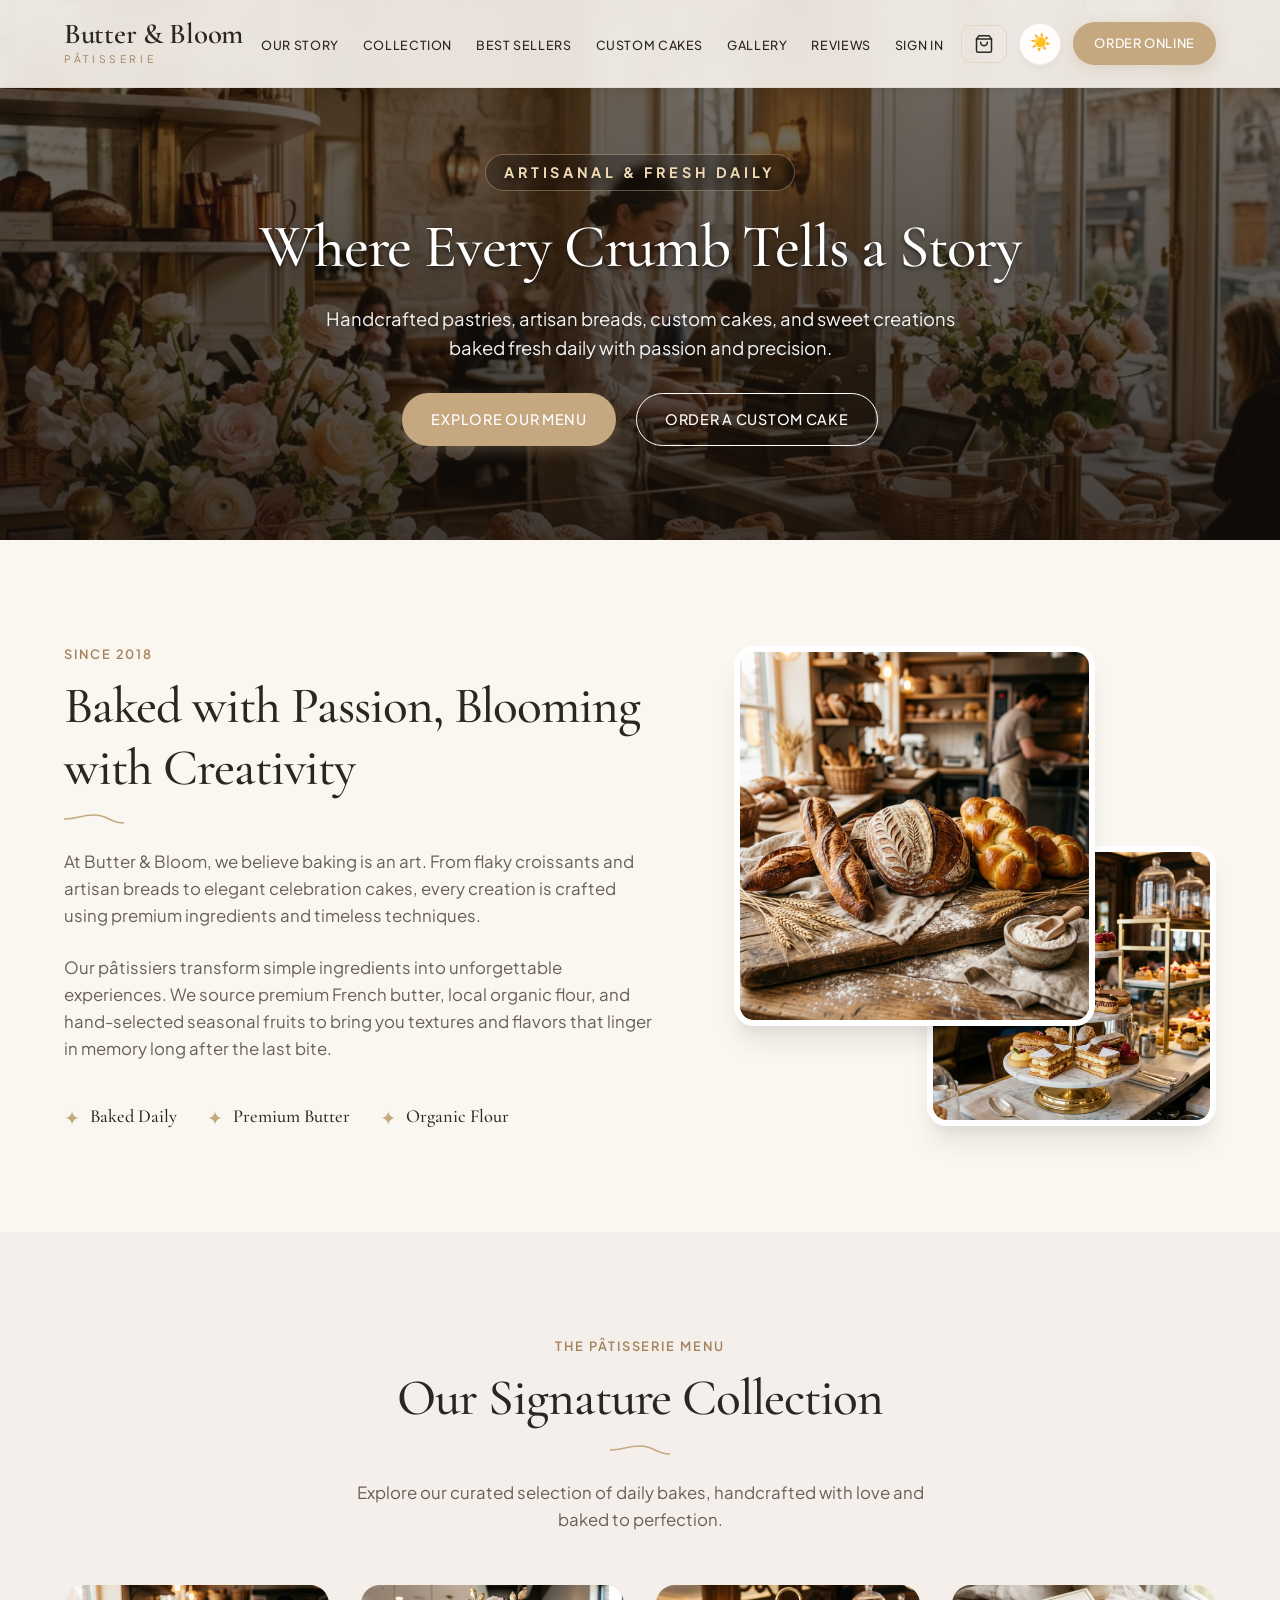
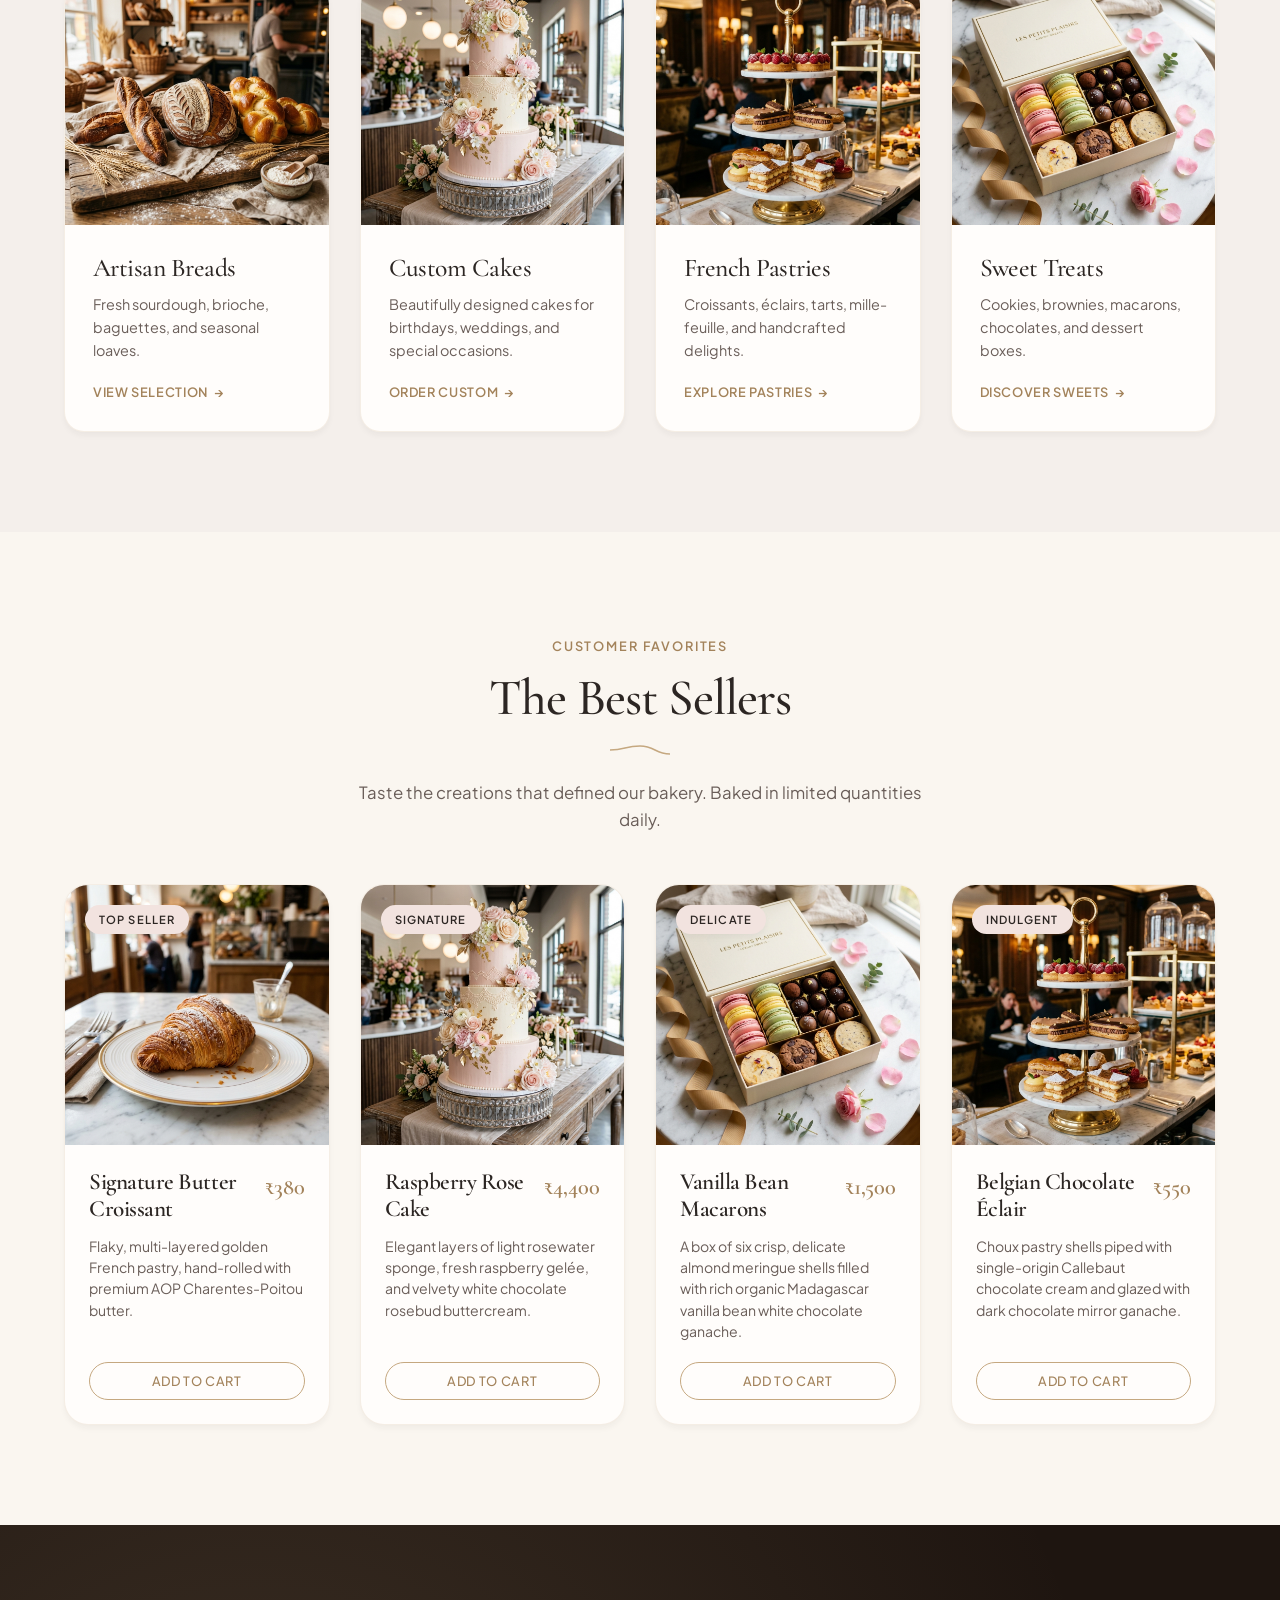
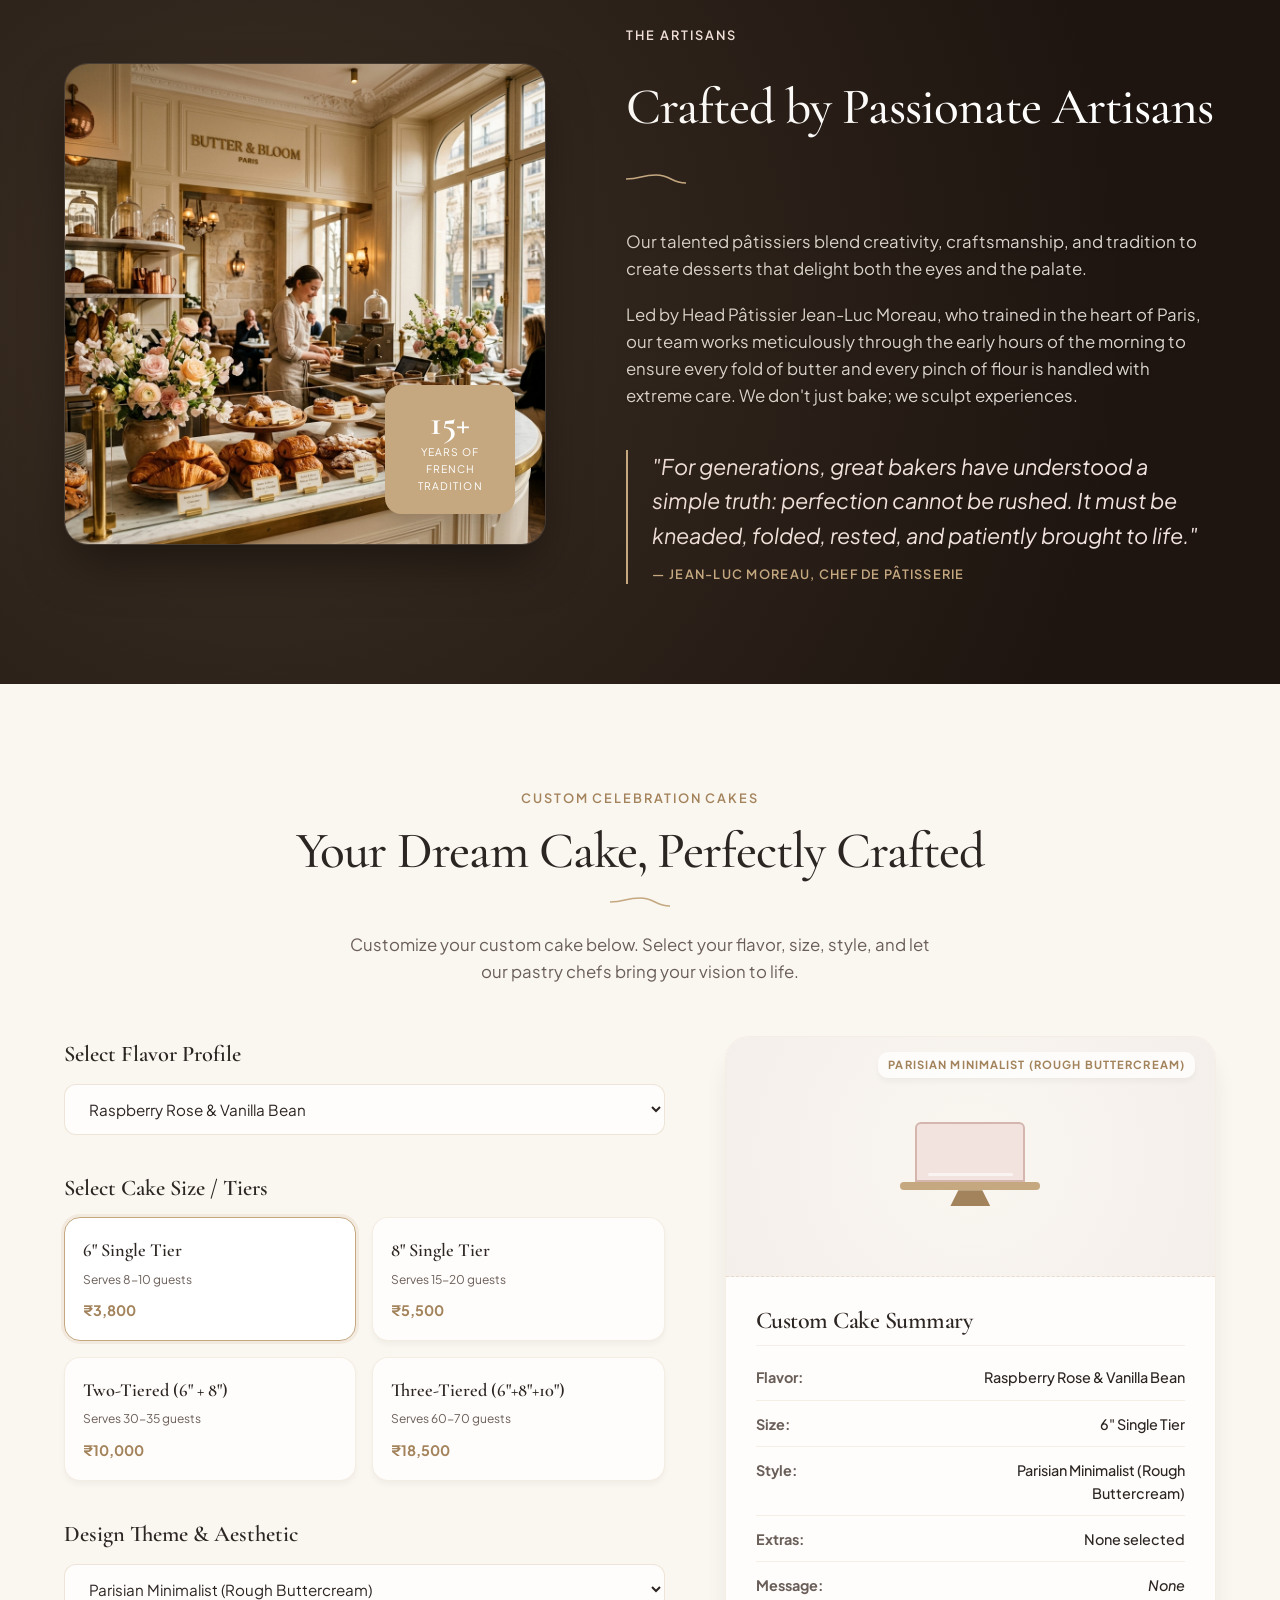
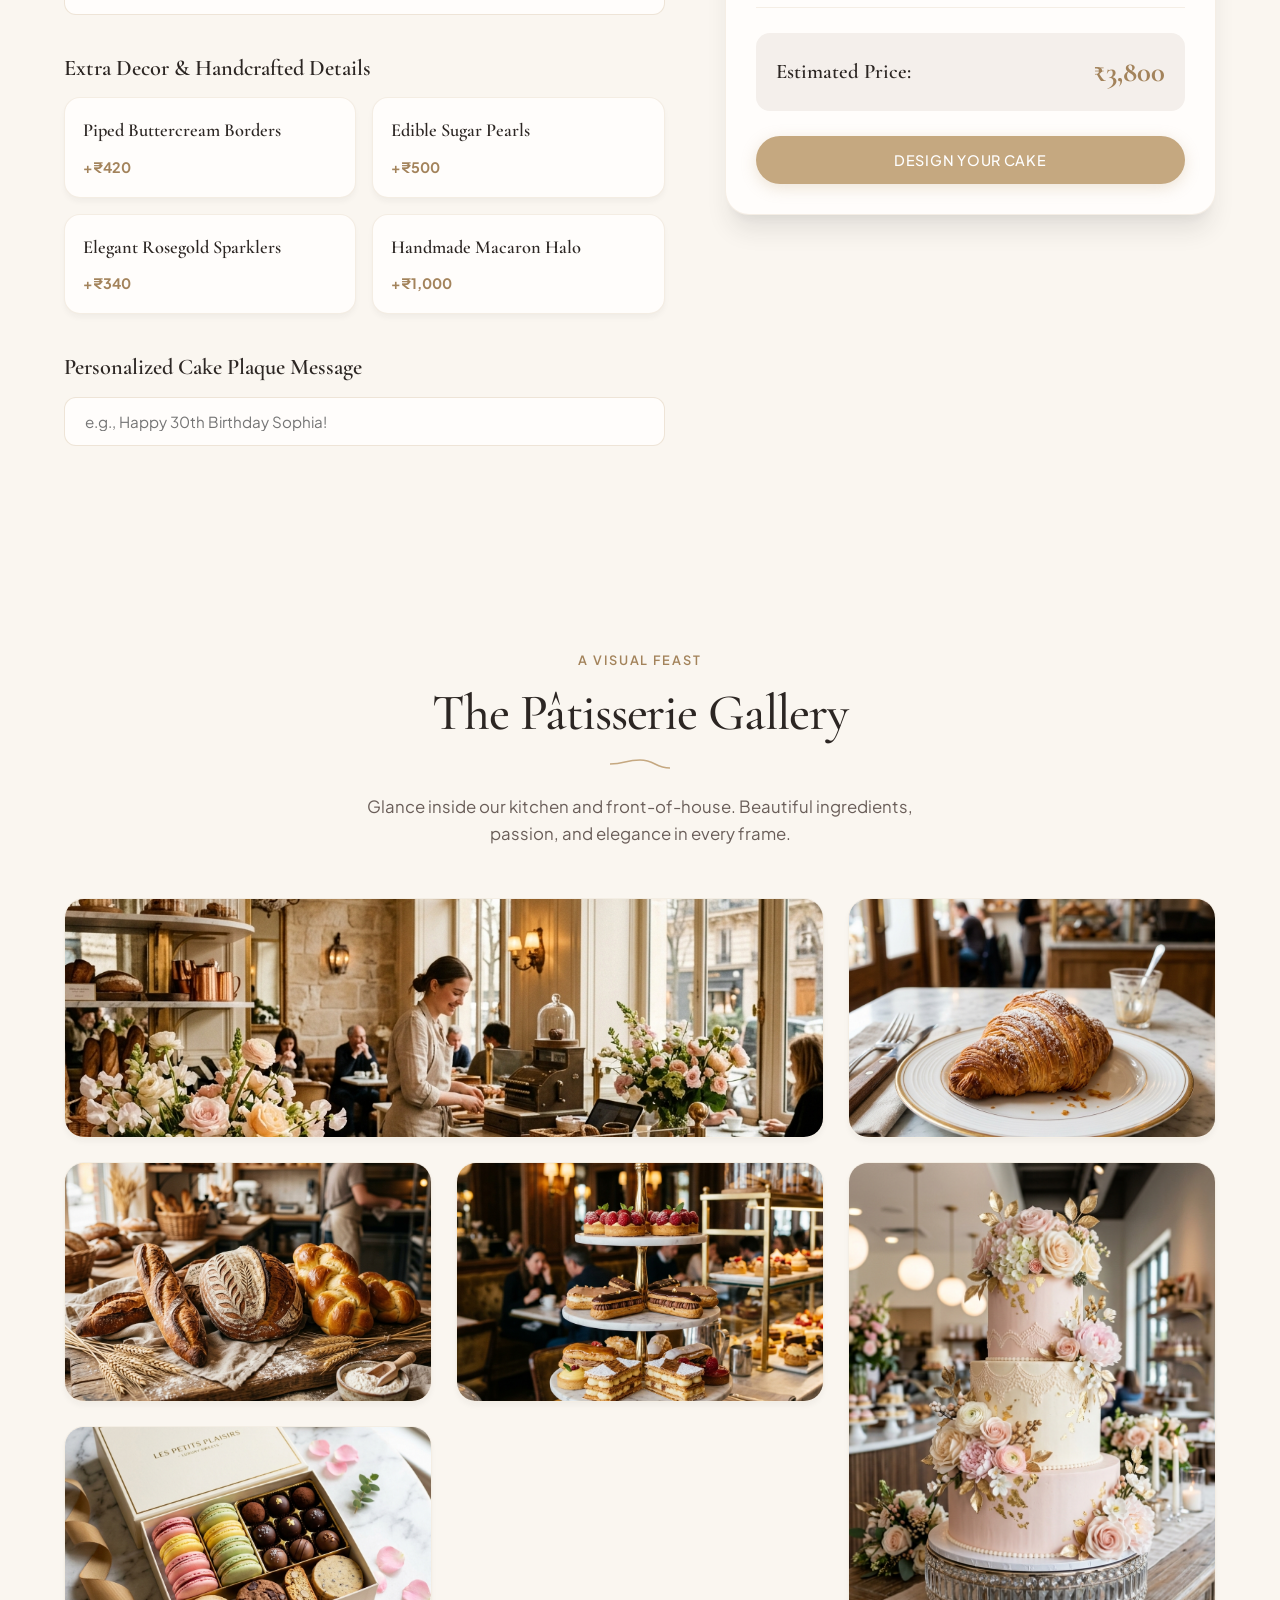
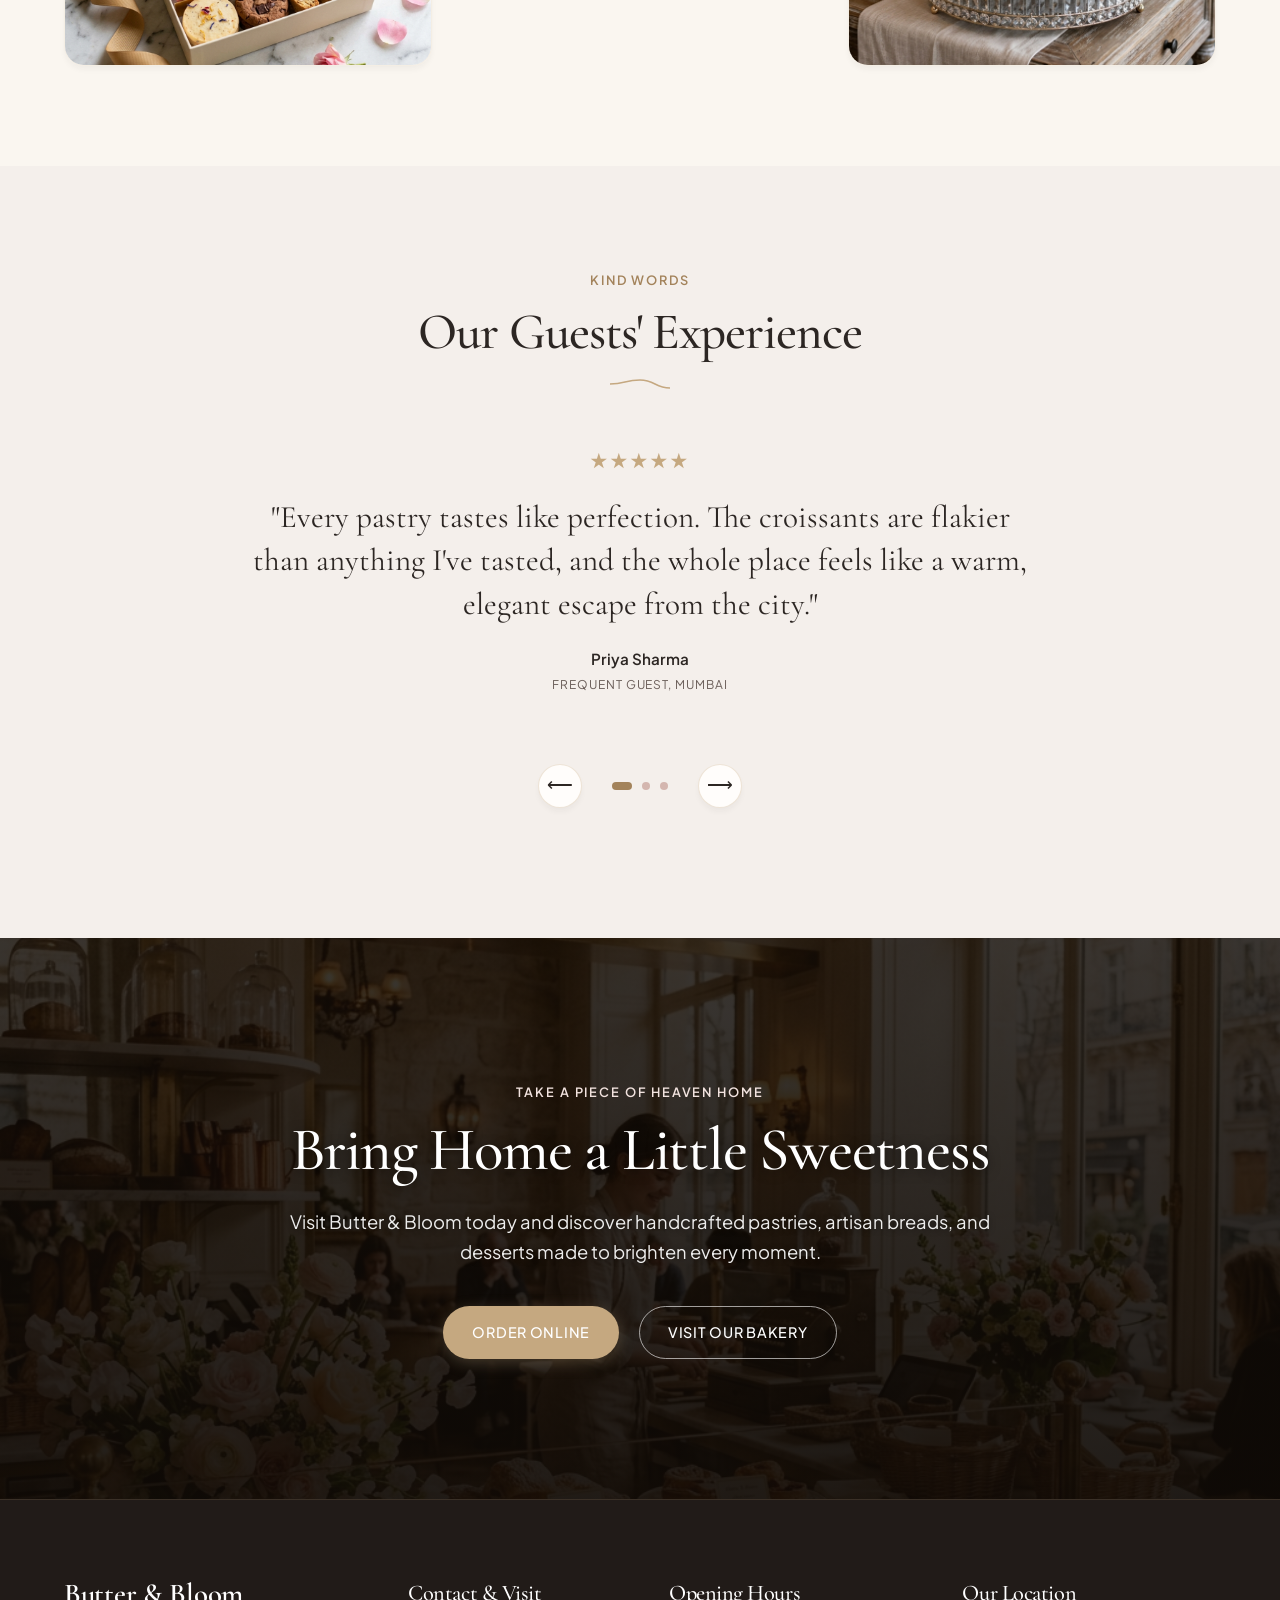
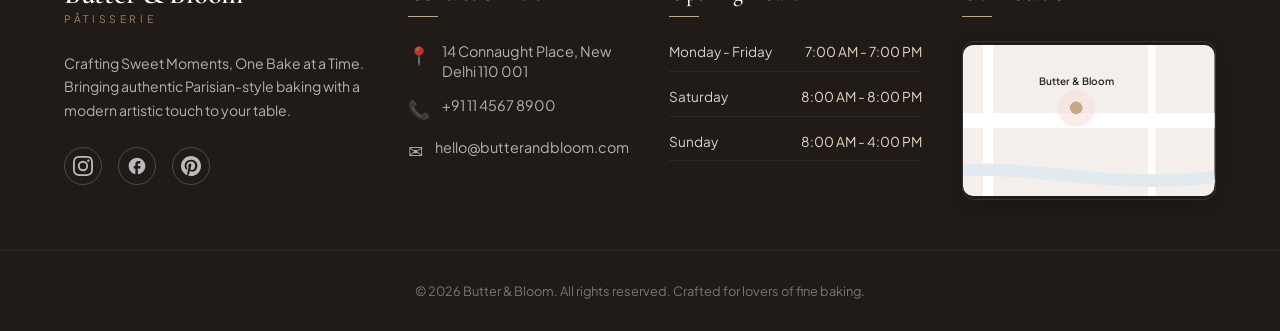
<file: index.html>
<!DOCTYPE html>
<html lang="en">
<head>
    <meta charset="UTF-8">
    <meta name="viewport" content="width=device-width, initial-scale=1.0">
    <meta name="description" content="Indulge in handcrafted pastries, artisan breads, custom celebration cakes, and sweet treats baked fresh daily at Butter & Bloom. A luxury Parisian pâtisserie experience.">
    <title>Butter & Bloom | Premium Bakery & Pâtisserie</title>
    <!-- Google Fonts: Cormorant Garamond (headings) & Plus Jakarta Sans (body) -->
    <link rel="preconnect" href="https://fonts.googleapis.com">
    <link rel="preconnect" href="https://fonts.gstatic.com" crossorigin>
    <link href="https://fonts.googleapis.com/css2?family=Cormorant+Garamond:ital,wght@0,300;0,400;0,500;0,600;0,700;1,400&family=Plus+Jakarta+Sans:wght@300;400;500;600;700&display=swap" rel="stylesheet">
    <link rel="stylesheet" href="styles.css">
</head>
<body>

    <!-- Header Navigation -->
    <header class="header" id="site-header">
        <div class="header-container">
            <a href="index.html" class="logo" id="logo-brand">
                <span class="logo-text">Butter & Bloom</span>
                <span class="logo-sub">Pâtisserie</span>
            </a>

            <!-- Mobile Navigation Trigger -->
            <button class="mobile-toggle" id="mobile-menu-toggle" aria-label="Toggle Menu">
                <span class="bar"></span>
                <span class="bar"></span>
                <span class="bar"></span>
            </button>

            <!-- Nav Links -->
            <nav class="nav-menu" id="navigation-bar">
                <ul class="nav-list">
                    <li><a href="about.html" class="nav-link">Our Story</a></li>
                    <li><a href="collection.html" class="nav-link">Collection</a></li>
                    <li><a href="best-sellers.html" class="nav-link">Best Sellers</a></li>
                    <li><a href="custom-orders.html" class="nav-link">Custom Cakes</a></li>
                    <li><a href="gallery.html" class="nav-link">Gallery</a></li>
                    <li><a href="reviews.html" class="nav-link">Reviews</a></li>
                    <li><a href="login.html" class="nav-link">Sign In</a></li>
                </ul>
            </nav>

            <div class="header-actions">
                <button class="theme-toggle" id="theme-toggle-btn" aria-label="Toggle dark mode" title="Toggle dark/light mode">
                    <span class="theme-icon sun-icon">☀️</span>
                    <span class="theme-icon moon-icon">🌙</span>
                </button>
                <a href="custom-orders.html" class="btn btn-primary btn-sm" id="nav-order-btn">Order Online</a>
            </div>
        </div>
    </header>

    <main>
        <!-- Hero Section -->
        <section class="hero-section" id="hero">
            <div class="hero-bg-overlay"></div>
            <div class="hero-container">
                <div class="hero-content">
                    <span class="hero-tagline animate-on-load">Artisanal & Fresh Daily</span>
                    <h1 class="hero-title animate-on-load">Where Every Crumb Tells a Story</h1>
                    <p class="hero-subtitle animate-on-load">
                        Handcrafted pastries, artisan breads, custom cakes, and sweet creations baked fresh daily with passion and precision.
                    </p>
                    <div class="hero-actions animate-on-load">
                        <a href="collection.html" class="btn btn-primary" id="hero-explore-btn">Explore Our Menu</a>
                        <a href="custom-orders.html" class="btn btn-outline" id="hero-custom-btn">Order a Custom Cake</a>
                    </div>
                </div>
            </div>
            <div class="scroll-indicator">
                <span class="mouse-icon">
                    <span class="scroll-wheel"></span>
                </span>
                <span class="scroll-text">Scroll to Discover</span>
            </div>
        </section>

        <!-- About Section -->
        <section class="about-section section-padding reveal-on-scroll" id="about">
            <div class="container">
                <div class="about-grid">
                    <div class="about-content">
                        <span class="section-tag">Since 2018</span>
                        <h2 class="section-title">Baked with Passion, Blooming with Creativity</h2>
                        <div class="divider">
                            <svg width="60" height="10" viewBox="0 0 60 10" fill="none" xmlns="http://www.w3.org/2000/svg">
                                <path d="M0 5C15 5 15 1 30 1C45 1 45 9 60 9" stroke="#C5A880" stroke-width="1.5" stroke-linecap="round"/>
                            </svg>
                        </div>
                        <p class="about-text">
                            At Butter & Bloom, we believe baking is an art. From flaky croissants and artisan breads to elegant celebration cakes, every creation is crafted using premium ingredients and timeless techniques.
                        </p>
                        <p class="about-text">
                            Our pâtissiers transform simple ingredients into unforgettable experiences. We source premium French butter, local organic flour, and hand-selected seasonal fruits to bring you textures and flavors that linger in memory long after the last bite.
                        </p>
                        <div class="about-badges">
                            <div class="badge-item">
                                <span class="badge-point">✦</span>
                                <span class="badge-label">Baked Daily</span>
                            </div>
                            <div class="badge-item">
                                <span class="badge-point">✦</span>
                                <span class="badge-label">Premium Butter</span>
                            </div>
                            <div class="badge-item">
                                <span class="badge-point">✦</span>
                                <span class="badge-label">Organic Flour</span>
                            </div>
                        </div>
                    </div>
                    <div class="about-visual">
                        <div class="image-wrapper main-img">
                            <img src="assets/artisan_breads.png" alt="Freshly baked artisan breads" class="about-img animate-zoom">
                        </div>
                        <div class="image-wrapper offset-img">
                            <img src="assets/french_pastries.png" alt="Delicate French pastries" class="about-img animate-zoom">
                        </div>
                    </div>
                </div>
            </div>
        </section>

        <!-- Signature Collection Section -->
        <section class="signature-section section-padding reveal-on-scroll" id="signature">
            <div class="container">
                <div class="section-header text-center">
                    <span class="section-tag">The Pâtisserie Menu</span>
                    <h2 class="section-title">Our Signature Collection</h2>
                    <div class="divider center">
                        <svg width="60" height="10" viewBox="0 0 60 10" fill="none" xmlns="http://www.w3.org/2000/svg">
                            <path d="M0 5C15 5 15 1 30 1C45 1 45 9 60 9" stroke="#C5A880" stroke-width="1.5" stroke-linecap="round"/>
                        </svg>
                    </div>
                    <p class="section-subtitle">
                        Explore our curated selection of daily bakes, handcrafted with love and baked to perfection.
                    </p>
                </div>

                <div class="signature-grid">
                    <!-- Card 1 -->
                    <div class="collection-card">
                        <div class="card-image-box">
                            <img src="assets/artisan_breads.png" alt="Artisan Breads collection" class="card-img">
                        </div>
                        <div class="card-info">
                            <h3 class="card-title">Artisan Breads</h3>
                            <p class="card-desc">Fresh sourdough, brioche, baguettes, and seasonal loaves.</p>
                            <a class="card-link" href="breads.html">View Selection <span class="arrow">&rarr;</span></a>
                        </div>
                    </div>
                    <!-- Card 2 -->
                    <div class="collection-card">
                        <div class="card-image-box">
                            <img src="assets/custom_cakes.png" alt="Custom Cakes collection" class="card-img">
                        </div>
                        <div class="card-info">
                            <h3 class="card-title">Custom Cakes</h3>
                            <p class="card-desc">Beautifully designed cakes for birthdays, weddings, and special occasions.</p>
                            <a class="card-link" href="custom_cakes.html">Order Custom <span class="arrow">&rarr;</span></a>
                        </div>
                    </div>
                    <!-- Card 3 -->
                    <div class="collection-card">
                        <div class="card-image-box">
                            <img src="assets/french_pastries.png" alt="French Pastries collection" class="card-img">
                        </div>
                        <div class="card-info">
                            <h3 class="card-title">French Pastries</h3>
                            <p class="card-desc">Croissants, éclairs, tarts, mille-feuille, and handcrafted delights.</p>
                            <a class="card-link" href="pastries.html">Explore Pastries <span class="arrow">&rarr;</span></a>
                        </div>
                    </div>
                    <!-- Card 4 -->
                    <div class="collection-card">
                        <div class="card-image-box">
                            <img src="assets/sweet_treats.png" alt="Sweet Treats collection" class="card-img">
                        </div>
                        <div class="card-info">
                            <h3 class="card-title">Sweet Treats</h3>
                            <p class="card-desc">Cookies, brownies, macarons, chocolates, and dessert boxes.</p>
                            <a class="card-link" href="sweets.html">Discover Sweets <span class="arrow">&rarr;</span></a>
                        </div>
                    </div>
                </div>
            </div>
        </section>

        <!-- Best Sellers Section -->
        <section class="best-sellers-section section-padding reveal-on-scroll" id="best-sellers">
            <div class="container">
                <div class="section-header text-center">
                    <span class="section-tag">Customer Favorites</span>
                    <h2 class="section-title">The Best Sellers</h2>
                    <div class="divider center">
                        <svg width="60" height="10" viewBox="0 0 60 10" fill="none" xmlns="http://www.w3.org/2000/svg">
                            <path d="M0 5C15 5 15 1 30 1C45 1 45 9 60 9" stroke="#C5A880" stroke-width="1.5" stroke-linecap="round"/>
                        </svg>
                    </div>
                    <p class="section-subtitle">
                        Taste the creations that defined our bakery. Baked in limited quantities daily.
                    </p>
                </div>

                <div class="best-sellers-grid">
                    <!-- Product 1 -->
                    <div class="product-card">
                        <div class="product-badge">Top Seller</div>
                        <div class="product-image">
                            <img src="assets/croissant.png" alt="Signature Butter Croissant" class="prod-img">
                        </div>
                        <div class="product-details">
                            <div class="product-header">
                                <h3 class="product-title">Signature Butter Croissant</h3>
                                <span class="product-price">₹380</span>
                            </div>
                            <p class="product-desc">Flaky, multi-layered golden French pastry, hand-rolled with premium AOP Charentes-Poitou butter.</p>
                            <button class="btn btn-gold btn-sm btn-full" id="buy-croissant">Add to Cart</button>
                        </div>
                    </div>
                    <!-- Product 2 -->
                    <div class="product-card">
                        <div class="product-badge">Signature</div>
                        <div class="product-image">
                            <img src="assets/custom_cakes.png" alt="Raspberry Rose Cake" class="prod-img">
                        </div>
                        <div class="product-details">
                            <div class="product-header">
                                <h3 class="product-title">Raspberry Rose Cake</h3>
                                <span class="product-price">₹4,400</span>
                            </div>
                            <p class="product-desc">Elegant layers of light rosewater sponge, fresh raspberry gelée, and velvety white chocolate rosebud buttercream.</p>
                            <button class="btn btn-gold btn-sm btn-full" id="buy-rose-cake">Add to Cart</button>
                        </div>
                    </div>
                    <!-- Product 3 -->
                    <div class="product-card">
                        <div class="product-badge">Delicate</div>
                        <div class="product-image">
                            <img src="assets/sweet_treats.png" alt="Vanilla Bean Macarons" class="prod-img">
                        </div>
                        <div class="product-details">
                            <div class="product-header">
                                <h3 class="product-title">Vanilla Bean Macarons</h3>
                                <span class="product-price">₹1,500</span>
                            </div>
                            <p class="product-desc">A box of six crisp, delicate almond meringue shells filled with rich organic Madagascar vanilla bean white chocolate ganache.</p>
                            <button class="btn btn-gold btn-sm btn-full" id="buy-macarons">Add to Cart</button>
                        </div>
                    </div>
                    <!-- Product 4 -->
                    <div class="product-card">
                        <div class="product-badge">Indulgent</div>
                        <div class="product-image">
                            <img src="assets/french_pastries.png" alt="Belgian Chocolate Éclair" class="prod-img">
                        </div>
                        <div class="product-details">
                            <div class="product-header">
                                <h3 class="product-title">Belgian Chocolate Éclair</h3>
                                <span class="product-price">₹550</span>
                            </div>
                            <p class="product-desc">Choux pastry shells piped with single-origin Callebaut chocolate cream and glazed with dark chocolate mirror ganache.</p>
                            <button class="btn btn-gold btn-sm btn-full" id="buy-eclair">Add to Cart</button>
                        </div>
                    </div>
                </div>
            </div>
        </section>

        <!-- Meet Our Pâtissiers Section -->
        <section class="patissiers-section section-padding reveal-on-scroll" id="patissiers">
            <div class="patissiers-bg"></div>
            <div class="container">
                <div class="patissiers-grid">
                    <div class="patissiers-image-box">
                        <img src="assets/hero_bg.png" alt="Our Pâtissiers working in the kitchen" class="patissiers-img">
                        <div class="patissiers-experience-badge">
                            <span class="years">15+</span>
                            <span class="exp-text">Years of French Tradition</span>
                        </div>
                    </div>
                    <div class="patissiers-info">
                        <span class="section-tag light">The Artisans</span>
                        <h2 class="section-title light-text">Crafted by Passionate Artisans</h2>
                        <div class="divider">
                            <svg width="60" height="10" viewBox="0 0 60 10" fill="none" xmlns="http://www.w3.org/2000/svg">
                                <path d="M0 5C15 5 15 1 30 1C45 1 45 9 60 9" stroke="#C5A880" stroke-width="1.5" stroke-linecap="round"/>
                            </svg>
                        </div>
                        <p class="patissiers-desc">
                            Our talented pâtissiers blend creativity, craftsmanship, and tradition to create desserts that delight both the eyes and the palate.
                        </p>
                        <p class="patissiers-desc">
                            Led by Head Pâtissier Jean-Luc Moreau, who trained in the heart of Paris, our team works meticulously through the early hours of the morning to ensure every fold of butter and every pinch of flour is handled with extreme care. We don't just bake; we sculpt experiences.
                        </p>
                        <blockquote class="patissier-quote">
                            "For generations, great bakers have understood a simple truth: perfection cannot be rushed. It must be kneaded, folded, rested, and patiently brought to life."
                            <cite>— Jean-Luc Moreau, Chef de Pâtisserie</cite>
                        </blockquote>
                    </div>
                </div>
            </div>
        </section>

        <!-- Custom Orders (Configurator) Section -->
        <section class="custom-orders-section section-padding reveal-on-scroll" id="custom-orders">
            <div class="container">
                <div class="section-header text-center">
                    <span class="section-tag">Custom Celebration Cakes</span>
                    <h2 class="section-title">Your Dream Cake, Perfectly Crafted</h2>
                    <div class="divider center">
                        <svg width="60" height="10" viewBox="0 0 60 10" fill="none" xmlns="http://www.w3.org/2000/svg">
                            <path d="M0 5C15 5 15 1 30 1C45 1 45 9 60 9" stroke="#C5A880" stroke-width="1.5" stroke-linecap="round"/>
                        </svg>
                    </div>
                    <p class="section-subtitle">
                        Customize your custom cake below. Select your flavor, size, style, and let our pastry chefs bring your vision to life.
                    </p>
                </div>

                <div class="configurator-grid">
                    <!-- Left: Form Controls -->
                    <div class="config-form-container">
                        <form id="cake-configurator-form" class="config-form">
                            <!-- Input 1: Flavor -->
                            <div class="form-group">
                                <label for="cake-flavor" class="form-label">Select Flavor Profile</label>
                                <select id="cake-flavor" class="form-select">
                                    <option value="raspberry-rose" data-price="0">Raspberry Rose & Vanilla Bean</option>
                                    <option value="belgian-chocolate" data-price="420">Belgian Chocolate Truffle (+₹420)</option>
                                    <option value="salted-caramel" data-price="250">Salted Caramel Praline (+₹250)</option>
                                    <option value="lemon-elderflower" data-price="340">Lemon Elderflower & Honey (+₹340)</option>
                                    <option value="pistachio-apricot" data-price="680">Pistachio Cardamom & Apricot (+₹680)</option>
                                </select>
                            </div>

                            <!-- Input 2: Size -->
                            <div class="form-group">
                                <label class="form-label">Select Cake Size / Tiers</label>
                                <div class="radio-grid">
                                    <label class="radio-card">
                                        <input type="radio" name="cake-size" value="6inch" data-price="3800" checked>
                                        <span class="radio-content">
                                            <span class="radio-title">6" Single Tier</span>
                                            <span class="radio-subtitle">Serves 8-10 guests</span>
                                            <span class="radio-price">₹3,800</span>
                                        </span>
                                    </label>
                                    <label class="radio-card">
                                        <input type="radio" name="cake-size" value="8inch" data-price="5500">
                                        <span class="radio-content">
                                            <span class="radio-title">8" Single Tier</span>
                                            <span class="radio-subtitle">Serves 15-20 guests</span>
                                            <span class="radio-price">₹5,500</span>
                                        </span>
                                    </label>
                                    <label class="radio-card">
                                        <input type="radio" name="cake-size" value="twotier" data-price="10000">
                                        <span class="radio-content">
                                            <span class="radio-title">Two-Tiered (6" + 8")</span>
                                            <span class="radio-subtitle">Serves 30-35 guests</span>
                                            <span class="radio-price">₹10,000</span>
                                        </span>
                                    </label>
                                    <label class="radio-card">
                                        <input type="radio" name="cake-size" value="threetier" data-price="18500">
                                        <span class="radio-content">
                                            <span class="radio-title">Three-Tiered (6"+8"+10")</span>
                                            <span class="radio-subtitle">Serves 60-70 guests</span>
                                            <span class="radio-price">₹18,500</span>
                                        </span>
                                    </label>
                                </div>
                            </div>

                            <!-- Input 3: Theme -->
                            <div class="form-group">
                                <label for="cake-theme" class="form-label">Design Theme & Aesthetic</label>
                                <select id="cake-theme" class="form-select">
                                    <option value="minimalist" data-price="0">Parisian Minimalist (Rough Buttercream)</option>
                                    <option value="floral" data-price="1250">Floral Bloom (Fresh Edible Flowers & Herbs) (+₹1,250)</option>
                                    <option value="gold-luxury" data-price="2100">Gold Splendor (24k Edible Gold Leaf Accents) (+₹2,100)</option>
                                    <option value="whimsical" data-price="850">Whimsical Macaron & Berry Topped (+₹850)</option>
                                </select>
                            </div>

                            <!-- Input 4: Decorations (Checkboxes) -->
                            <div class="form-group">
                                <label class="form-label">Extra Decor & Handcrafted Details</label>
                                <div class="checkbox-grid">
                                    <label class="checkbox-card">
                                        <input type="checkbox" name="cake-decor" value="piping" data-price="420">
                                        <span class="checkbox-content">
                                            <span class="decor-name">Piped Buttercream Borders</span>
                                            <span class="decor-price">+₹420</span>
                                        </span>
                                    </label>
                                    <label class="checkbox-card">
                                        <input type="checkbox" name="cake-decor" value="pearls" data-price="500">
                                        <span class="checkbox-content">
                                            <span class="decor-name">Edible Sugar Pearls</span>
                                            <span class="decor-price">+₹500</span>
                                        </span>
                                    </label>
                                    <label class="checkbox-card">
                                        <input type="checkbox" name="cake-decor" value="sparklers" data-price="340">
                                        <span class="checkbox-content">
                                            <span class="decor-name">Elegant Rosegold Sparklers</span>
                                            <span class="decor-price">+₹340</span>
                                        </span>
                                    </label>
                                    <label class="checkbox-card">
                                        <input type="checkbox" name="cake-decor" value="macaron-topper" data-price="1000">
                                        <span class="checkbox-content">
                                            <span class="decor-name">Handmade Macaron Halo</span>
                                            <span class="decor-price">+₹1,000</span>
                                        </span>
                                    </label>
                                </div>
                            </div>

                            <!-- Input 5: Message -->
                            <div class="form-group">
                                <label for="cake-message" class="form-label">Personalized Cake Plaque Message</label>
                                <input type="text" id="cake-message" class="form-input" placeholder="e.g., Happy 30th Birthday Sophia!" maxlength="40">
                            </div>
                        </form>
                    </div>

                    <!-- Right: Sticky Live Preview & Summary -->
                    <div class="config-preview-container">
                        <div class="preview-card" id="interactive-preview-card">
                            <div class="preview-visual">
                                <div class="cake-illustration">
                                    <div class="cake-layer-graphic tier-3" id="graphic-tier3"></div>
                                    <div class="cake-layer-graphic tier-2" id="graphic-tier2"></div>
                                    <div class="cake-layer-graphic tier-1" id="graphic-tier1"></div>
                                    <div class="cake-stand-graphic"></div>
                                </div>
                                <div class="cake-theme-overlay" id="theme-visual-effects"></div>
                                <div class="cake-message-plaque" id="plaque-preview">Butter & Bloom</div>
                            </div>
                            <div class="preview-details">
                                <h3 class="preview-heading">Custom Cake Summary</h3>
                                <ul class="summary-list">
                                    <li><strong>Flavor:</strong> <span id="summary-flavor">Raspberry Rose & Vanilla Bean</span></li>
                                    <li><strong>Size:</strong> <span id="summary-size">6" Single Tier</span></li>
                                    <li><strong>Style:</strong> <span id="summary-theme">Parisian Minimalist</span></li>
                                    <li><strong>Extras:</strong> <span id="summary-decor">None selected</span></li>
                                    <li><strong>Message:</strong> <span id="summary-message" class="italic">None</span></li>
                                </ul>
                                <div class="summary-total">
                                    <span class="total-label">Estimated Price:</span>
                                    <span class="total-price" id="configurator-price">₹3,800</span>
                                </div>
                                <button type="button" class="btn btn-primary btn-full" id="configurator-btn">Design Your Cake</button>
                            </div>
                        </div>
                    </div>
                </div>
            </div>
        </section>

        <!-- Gallery Section -->
        <section class="gallery-section section-padding reveal-on-scroll" id="gallery">
            <div class="container">
                <div class="section-header text-center">
                    <span class="section-tag">A Visual Feast</span>
                    <h2 class="section-title">The Pâtisserie Gallery</h2>
                    <div class="divider center">
                        <svg width="60" height="10" viewBox="0 0 60 10" fill="none" xmlns="http://www.w3.org/2000/svg">
                            <path d="M0 5C15 5 15 1 30 1C45 1 45 9 60 9" stroke="#C5A880" stroke-width="1.5" stroke-linecap="round"/>
                        </svg>
                    </div>
                    <p class="section-subtitle">
                        Glance inside our kitchen and front-of-house. Beautiful ingredients, passion, and elegance in every frame.
                    </p>
                </div>

                <div class="gallery-grid">
                    <!-- Gallery Item 1 -->
                    <div class="gallery-item size-wide">
                        <img src="assets/hero_bg.png" alt="Bakery Interiors and Counters" class="gallery-img">
                        <div class="gallery-overlay">
                            <span class="gallery-zoom-icon">✦</span>
                            <span class="gallery-title">Our Warm Interior</span>
                        </div>
                    </div>
                    <!-- Gallery Item 2 -->
                    <div class="gallery-item">
                        <img src="assets/croissant.png" alt="Flaky Butter Croissants" class="gallery-img">
                        <div class="gallery-overlay">
                            <span class="gallery-zoom-icon">✦</span>
                            <span class="gallery-title">Fresh Pastries</span>
                        </div>
                    </div>
                    <!-- Gallery Item 3 -->
                    <div class="gallery-item">
                        <img src="assets/artisan_breads.png" alt="Artisan Sourdough Loaves" class="gallery-img">
                        <div class="gallery-overlay">
                            <span class="gallery-zoom-icon">✦</span>
                            <span class="gallery-title">Artisan Breads</span>
                        </div>
                    </div>
                    <!-- Gallery Item 4 -->
                    <div class="gallery-item">
                        <img src="assets/french_pastries.png" alt="Mouthwatering Chocolate Eclairs and tarts" class="gallery-img">
                        <div class="gallery-overlay">
                            <span class="gallery-zoom-icon">✦</span>
                            <span class="gallery-title">Eclairs & Tarts</span>
                        </div>
                    </div>
                    <!-- Gallery Item 5 -->
                    <div class="gallery-item size-tall">
                        <img src="assets/custom_cakes.png" alt="Luxurious Celebration Cake" class="gallery-img">
                        <div class="gallery-overlay">
                            <span class="gallery-zoom-icon">✦</span>
                            <span class="gallery-title">Celebration Cakes</span>
                        </div>
                    </div>
                    <!-- Gallery Item 6 -->
                    <div class="gallery-item">
                        <img src="assets/sweet_treats.png" alt="Delicate colorful macarons in a box" class="gallery-img">
                        <div class="gallery-overlay">
                            <span class="gallery-zoom-icon">✦</span>
                            <span class="gallery-title">Macarons & Treats</span>
                        </div>
                    </div>
                </div>
            </div>
        </section>

        <!-- Testimonials Section -->
        <section class="testimonials-section section-padding reveal-on-scroll" id="testimonials">
            <div class="container">
                <div class="section-header text-center">
                    <span class="section-tag">Kind Words</span>
                    <h2 class="section-title">Our Guests' Experience</h2>
                    <div class="divider center">
                        <svg width="60" height="10" viewBox="0 0 60 10" fill="none" xmlns="http://www.w3.org/2000/svg">
                            <path d="M0 5C15 5 15 1 30 1C45 1 45 9 60 9" stroke="#C5A880" stroke-width="1.5" stroke-linecap="round"/>
                        </svg>
                    </div>
                </div>

                <div class="testimonial-slider-container">
                    <div class="testimonial-slider" id="testimonial-slider-track">
                        <!-- Slide 1 -->
                        <div class="testimonial-slide active">
                            <div class="stars">★★★★★</div>
                            <blockquote class="testimonial-quote-text">
                                "Every pastry tastes like perfection. The croissants are flakier than anything I've tasted, and the whole place feels like a warm, elegant escape from the city."
                            </blockquote>
                            <div class="testimonial-author">
                                <span class="author-name">Priya Sharma</span>
                                <span class="author-title">Frequent Guest, Mumbai</span>
                            </div>
                        </div>
                        <!-- Slide 2 -->
                        <div class="testimonial-slide">
                            <div class="stars">★★★★★</div>
                            <blockquote class="testimonial-quote-text">
                                "The most beautiful cake we've ever ordered. The Raspberry Rose Cake was the centerpiece of our anniversary dinner and tasted even better than it looked!"
                            </blockquote>
                            <div class="testimonial-author">
                                <span class="author-name">Arjun Mehta</span>
                                <span class="author-title">Custom Order Client, Delhi</span>
                            </div>
                        </div>
                        <!-- Slide 3 -->
                        <div class="testimonial-slide">
                            <div class="stars">★★★★★</div>
                            <blockquote class="testimonial-quote-text">
                                "A bakery experience that feels truly special. From the beautiful interiors to the warmth of the staff, it has become our favourite Sunday morning ritual."
                            </blockquote>
                            <div class="testimonial-author">
                                <span class="author-name">Ananya Kapoor</span>
                                <span class="author-title">Regular Visitor, Bangalore</span>
                            </div>
                        </div>
                    </div>

                    <!-- Slider Controls -->
                    <div class="slider-controls">
                        <button class="slider-arrow prev" id="testimonial-prev" aria-label="Previous Review">&#10229;</button>
                        <div class="slider-dots" id="testimonial-dots">
                            <span class="dot active" data-index="0"></span>
                            <span class="dot" data-index="1"></span>
                            <span class="dot" data-index="2"></span>
                        </div>
                        <button class="slider-arrow next" id="testimonial-next" aria-label="Next Review">&#10230;</button>
                    </div>
                </div>
            </div>
        </section>

        <!-- Final CTA Section -->
        <section class="final-cta-section section-padding" id="final-cta">
            <div class="cta-bg-image"></div>
            <div class="cta-overlay"></div>
            <div class="container relative">
                <div class="cta-content text-center">
                    <span class="section-tag light">Take a Piece of Heaven Home</span>
                    <h2 class="cta-title">Bring Home a Little Sweetness</h2>
                    <p class="cta-subtitle">
                        Visit Butter & Bloom today and discover handcrafted pastries, artisan breads, and desserts made to brighten every moment.
                    </p>
                    <div class="cta-actions">
                        <a href="custom-orders.html" class="btn btn-primary" id="order-online-btn">Order Online</a>
                        <a href="#footer" class="btn btn-outline-white" id="visit-bakery-btn">Visit Our Bakery</a>
                    </div>
                </div>
            </div>
        </section>
    </main>

    <!-- Footer -->
    <footer class="footer" id="footer">
        <div class="footer-top">
            <div class="container">
                <div class="footer-grid">
                    <!-- Brand Column -->
                    <div class="footer-col brand-col">
                        <a href="index.html" class="logo footer-logo">
                            <span class="logo-text">Butter & Bloom</span>
                            <span class="logo-sub">Pâtisserie</span>
                        </a>
                        <p class="footer-about">
                            Crafting Sweet Moments, One Bake at a Time. Bringing authentic Parisian-style baking with a modern artistic touch to your table.
                        </p>
                        <div class="social-links">
                            <a href="#" class="social-icon" aria-label="Instagram">
                                <svg width="20" height="20" fill="currentColor" viewBox="0 0 24 24"><path d="M12 2.163c3.204 0 3.584.012 4.85.07 3.252.148 4.771 1.691 4.919 4.919.058 1.265.069 1.645.069 4.849 0 3.205-.012 3.584-.069 4.849-.149 3.225-1.664 4.771-4.919 4.919-1.266.058-1.644.07-4.85.07-3.204 0-3.584-.012-4.849-.07-3.26-.149-4.771-1.699-4.919-4.92-.058-1.265-.07-1.644-.07-4.849 0-3.204.013-3.583.07-4.849.149-3.227 1.664-4.771 4.919-4.919 1.266-.057 1.645-.069 4.849-.069zM12 0C8.741 0 8.333.014 7.053.072 2.695.272.273 2.69.073 7.051.014 8.333 0 8.741 0 12c0 3.259.014 3.668.072 4.948.2 4.358 2.618 6.78 6.98 6.98C8.333 23.986 8.741 24 12 24c3.259 0 3.668-.014 4.948-.072 4.354-.2 6.782-2.618 6.979-6.98.059-1.28.073-1.689.073-4.948 0-3.259-.014-3.667-.072-4.947-.196-4.354-2.617-6.78-6.979-6.98C15.668.014 15.259 0 12 0zm0 5.838a6.162 6.162 0 100 12.324 6.162 6.162 0 000-12.324zM12 16a4 4 0 110-8 4 4 0 010 8zm6.406-11.845a1.44 1.44 0 100 2.881 1.44 1.44 0 000-2.881z"/></svg>
                            </a>
                            <a href="#" class="social-icon" aria-label="Facebook">
                                <svg width="20" height="20" fill="currentColor" viewBox="0 0 24 24"><path d="M22 12c0-5.52-4.48-10-10-10S2 6.48 2 12c0 4.84 3.44 8.87 8 9.8V15H8v-3h2V9.5C10 7.57 11.57 6 13.5 6H16v3h-2c-.55 0-1 .45-1 1v2h3v3h-3v6.95c5.05-.5 9-4.76 9-9.95z"/></svg>
                            </a>
                            <a href="#" class="social-icon" aria-label="Pinterest">
                                <svg width="20" height="20" fill="currentColor" viewBox="0 0 24 24"><path d="M12.017 0C5.396 0 .029 5.367.029 11.987c0 5.079 3.158 9.417 7.618 11.162-.105-.949-.199-2.403.041-3.439.219-.937 1.406-5.957 1.406-5.957s-.359-.72-.359-1.781c0-1.663.967-2.907 2.17-2.907 1.023 0 1.517.769 1.517 1.689 0 1.029-.656 2.568-.994 3.995-.283 1.194.599 2.169 1.777 2.169 2.133 0 3.772-2.249 3.772-5.495 0-2.873-2.064-4.882-5.012-4.882-3.414 0-5.418 2.561-5.418 5.207 0 1.031.397 2.138.893 2.738.098.119.112.224.083.345l-.333 1.36c-.053.22-.174.267-.402.16-1.499-.698-2.436-2.889-2.436-4.649 0-3.785 2.75-7.262 7.929-7.262 4.163 0 7.398 2.967 7.398 6.931 0 4.136-2.607 7.464-6.227 7.464-1.216 0-2.359-.631-2.75-1.378l-.748 2.853c-.271 1.043-1.002 2.35-1.492 3.146 1.124.347 2.317.535 3.554.535 6.607 0 11.985-5.36 11.985-11.987C24.02 5.36 18.624 0 12.017 0z"/></svg>
                            </a>
                        </div>
                    </div>

                    <!-- Contact Column -->
                    <div class="footer-col">
                        <h4 class="footer-title">Contact & Visit</h4>
                        <ul class="footer-links">
                            <li class="contact-item">
                                <span class="contact-icon">📍</span>
                                <span class="contact-text">14 Connaught Place, New Delhi 110 001</span>
                            </li>
                            <li class="contact-item">
                                <span class="contact-icon">📞</span>
                                <span class="contact-text">+91 11 4567 8900</span>
                            </li>
                            <li class="contact-item">
                                <span class="contact-icon">✉️</span>
                                <span class="contact-text">hello@butterandbloom.com</span>
                            </li>
                        </ul>
                    </div>

                    <!-- Hours Column -->
                    <div class="footer-col">
                        <h4 class="footer-title">Opening Hours</h4>
                        <ul class="footer-hours">
                            <li><span class="day">Monday - Friday</span> <span class="time">7:00 AM - 7:00 PM</span></li>
                            <li><span class="day">Saturday</span> <span class="time">8:00 AM - 8:00 PM</span></li>
                            <li><span class="day">Sunday</span> <span class="time">8:00 AM - 4:00 PM</span></li>
                        </ul>
                    </div>

                    <!-- Map/Location Column -->
                    <div class="footer-col map-col">
                        <h4 class="footer-title">Our Location</h4>
                        <div class="map-placeholder" id="stylized-map">
                            <div class="map-graphic">
                                <svg width="100%" height="100%" viewBox="0 0 200 120" fill="none" xmlns="http://www.w3.org/2000/svg">
                                    <!-- Simplified architectural map styling -->
                                    <rect width="200" height="120" rx="8" fill="#F5EFEB"/>
                                    <!-- Roads -->
                                    <line x1="20" y1="0" x2="20" y2="120" stroke="#FFF" stroke-width="8"/>
                                    <line x1="0" y1="60" x2="200" y2="60" stroke="#FFF" stroke-width="12"/>
                                    <line x1="150" y1="0" x2="150" y2="120" stroke="#FFF" stroke-width="6"/>
                                    <!-- River representation -->
                                    <path d="M0 100 C50 95, 120 115, 200 105" stroke="#E1EAEF" stroke-width="10" fill="none"/>
                                    <!-- Landmark Pin -->
                                    <circle cx="90" cy="50" r="15" fill="#F3E1DC" opacity="0.6"/>
                                    <circle cx="90" cy="50" r="5" fill="#C5A880"/>
                                    <!-- Text label -->
                                    <text x="90" y="32" fill="#2C2623" font-size="8" font-family="'Plus Jakarta Sans', sans-serif" font-weight="600" text-anchor="middle">Butter & Bloom</text>
                                </svg>
                            </div>
                        </div>
                    </div>
                </div>
            </div>
        </div>

        <div class="footer-bottom">
            <div class="container text-center">
                <p class="copyright">&copy; 2026 Butter & Bloom. All rights reserved. Crafted for lovers of fine baking.</p>
            </div>
        </div>
    </footer>

    <!-- Custom Reservation/Order Confirmation Modal (Interactive) -->
    <div class="modal-overlay" id="order-modal">
        <div class="modal-container">
            <button class="modal-close" id="modal-close-btn">&times;</button>
            <div class="modal-content" id="modal-body-content">
                <!-- Dynamically populated by JS -->
            </div>
        </div>
    </div>

    <!-- Notification Toast -->
    <div class="toast-container" id="toast-container"></div>

    <script src="script.js"></script>
    <script src="cart.js"></script>
</body>
</html>
</file>
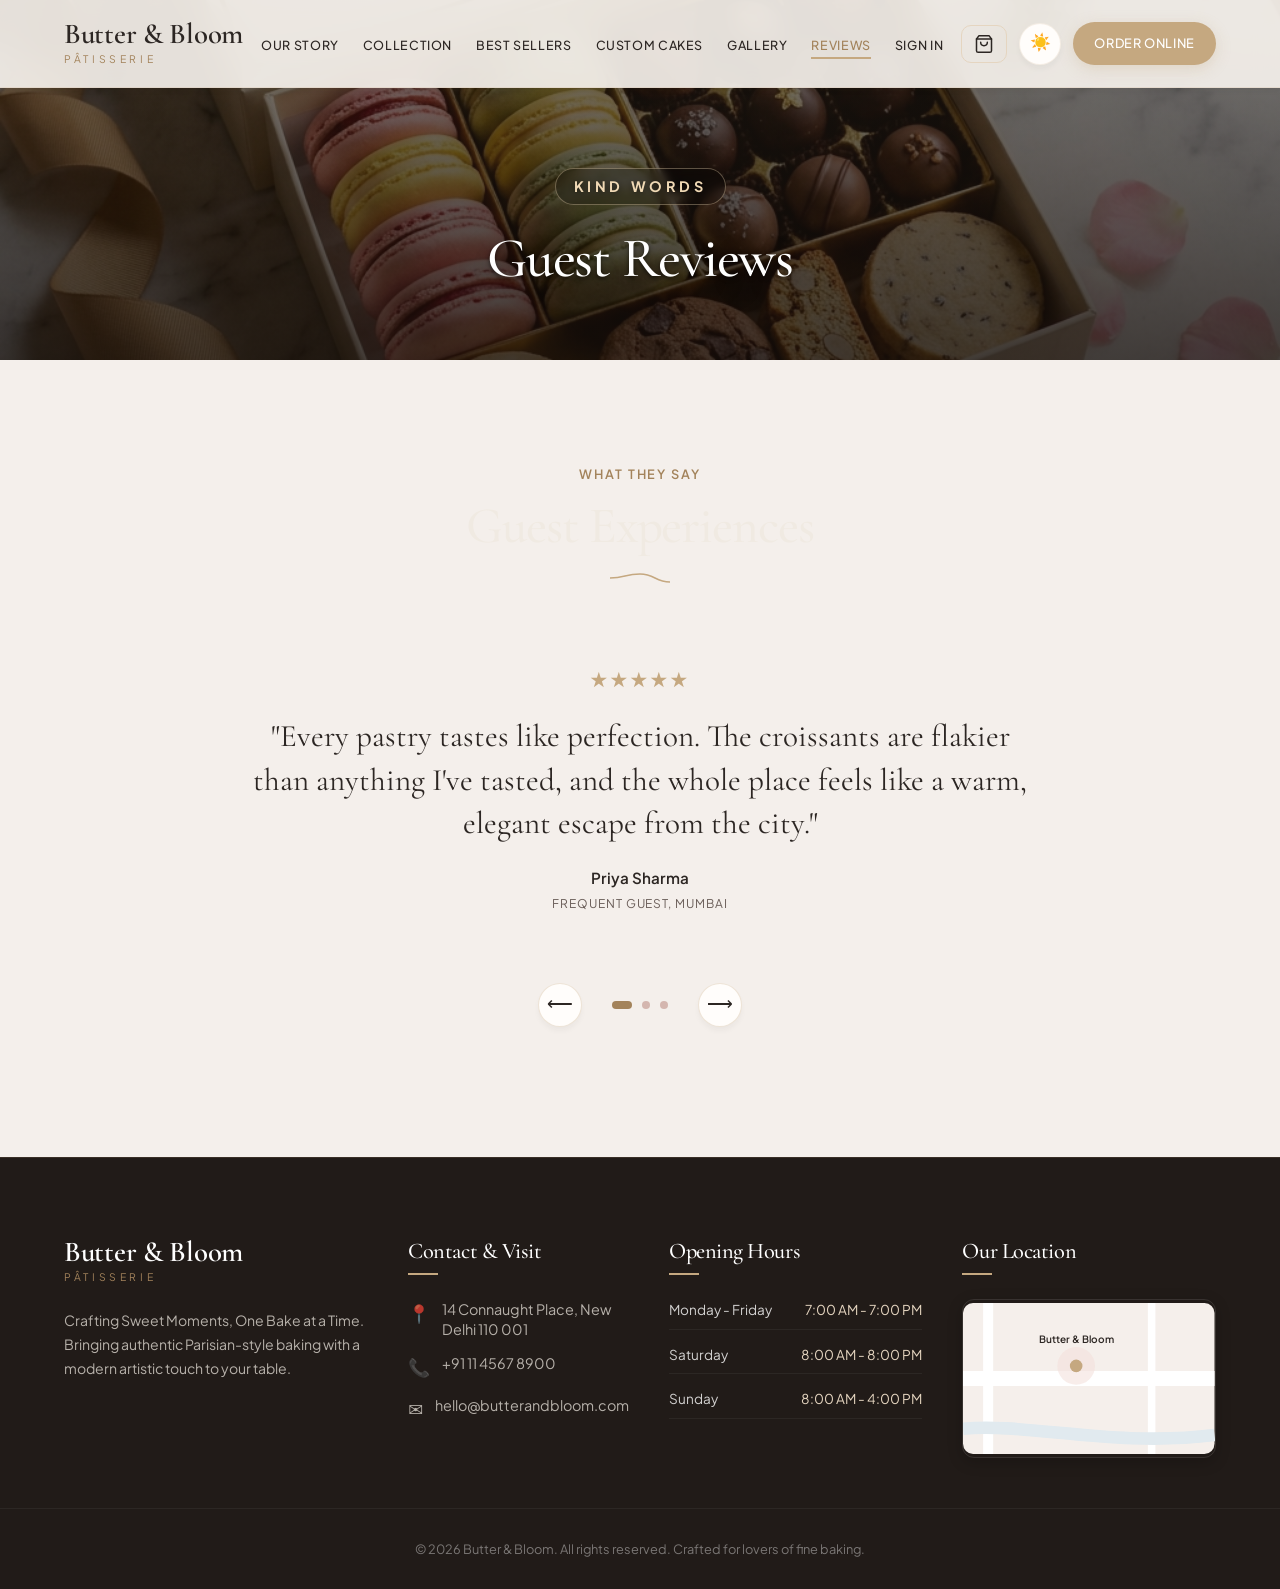
<file: reviews.html>
<!DOCTYPE html>
<html lang="en">
<head>
    <meta charset="UTF-8">
    <meta name="viewport" content="width=device-width, initial-scale=1.0">
    <meta name="description" content="Read what our guests say about Butter & Bloom. Five-star reviews on our breads, custom cakes, and tarts.">
    <title>Guest Reviews | Butter & Bloom</title>
    <!-- Google Fonts -->
    <link rel="preconnect" href="https://fonts.googleapis.com">
    <link rel="preconnect" href="https://fonts.gstatic.com" crossorigin>
    <link href="https://fonts.googleapis.com/css2?family=Cormorant+Garamond:ital,wght@0,300;0,400;0,500;0,600;0,700;1,400&family=Plus+Jakarta+Sans:wght@300;400;500;600;700&display=swap" rel="stylesheet">
    <link rel="stylesheet" href="styles.css">
</head>
<body>

    <!-- Header Navigation -->
    <header class="header" id="site-header">
        <div class="header-container">
            <a href="index.html" class="logo" id="logo-brand">
                <span class="logo-text">Butter & Bloom</span>
                <span class="logo-sub">Pâtisserie</span>
            </a>

            <!-- Mobile Toggle -->
            <button class="mobile-toggle" id="mobile-menu-toggle" aria-label="Toggle Menu">
                <span class="bar"></span>
                <span class="bar"></span>
                <span class="bar"></span>
            </button>

            <!-- Nav Links -->
            <nav class="nav-menu" id="navigation-bar">
                <ul class="nav-list">
                    <li><a href="about.html" class="nav-link">Our Story</a></li>
                    <li><a href="collection.html" class="nav-link">Collection</a></li>
                    <li><a href="best-sellers.html" class="nav-link">Best Sellers</a></li>
                    <li><a href="custom-orders.html" class="nav-link">Custom Cakes</a></li>
                    <li><a href="gallery.html" class="nav-link">Gallery</a></li>
                    <li><a href="reviews.html" class="nav-link active">Reviews</a></li>
                    <li><a href="login.html" class="nav-link">Sign In</a></li>
                </ul>
            </nav>

            <div class="header-actions">
                <button class="theme-toggle" id="theme-toggle-btn" aria-label="Toggle dark mode" title="Toggle dark/light mode">
                    <span class="theme-icon sun-icon">☀️</span>
                    <span class="theme-icon moon-icon">🌙</span>
                </button>
                <a href="custom-orders.html" class="btn btn-primary btn-sm" id="nav-order-btn">Order Online</a>
            </div>
        </div>
    </header>

    <main>
        <!-- Page Header -->
        <section class="hero-section" id="hero" style="height: 40vh; min-height: 300px; background-image: url('assets/sweet_treats.png');">
            <div class="hero-bg-overlay"></div>
            <div class="hero-container" style="padding-top: 60px;">
                <div class="hero-content text-center">
                    <span class="hero-tagline">Kind Words</span>
                    <h1 class="hero-title" style="font-size: 3.5rem;">Guest Reviews</h1>
                </div>
            </div>
        </section>

        <!-- Testimonials Section -->
        <section class="testimonials-section section-padding" id="testimonials">
            <div class="container">
                <div class="section-header text-center" style="margin-bottom: 50px;">
                    <span class="section-tag">What They Say</span>
                    <h2 class="section-title" style="color: #F0EAE2;">Guest Experiences</h2>
                    <div class="divider center">
                        <svg width="60" height="10" viewBox="0 0 60 10" fill="none" xmlns="http://www.w3.org/2000/svg">
                            <path d="M0 5C15 5 15 1 30 1C45 1 45 9 60 9" stroke="#C5A880" stroke-width="1.5" stroke-linecap="round"/>
                        </svg>
                    </div>
                </div>

                <div class="testimonial-slider-container">
                    <div class="testimonial-slider" id="testimonial-slider-track">
                        <!-- Slide 1 -->
                        <div class="testimonial-slide active">
                            <div class="stars">★★★★★</div>
                            <blockquote class="testimonial-quote-text">
                                "Every pastry tastes like perfection. The croissants are flakier than anything I've tasted, and the whole place feels like a warm, elegant escape from the city."
                            </blockquote>
                            <div class="testimonial-author">
                                <span class="author-name">Priya Sharma</span>
                                <span class="author-title">Frequent Guest, Mumbai</span>
                            </div>
                        </div>
                        <!-- Slide 2 -->
                        <div class="testimonial-slide">
                            <div class="stars">★★★★★</div>
                            <blockquote class="testimonial-quote-text">
                                "The most beautiful cake we've ever ordered. The Raspberry Rose Cake was the centerpiece of our anniversary dinner and tasted even better than it looked!"
                            </blockquote>
                            <div class="testimonial-author">
                                <span class="author-name">Arjun Mehta</span>
                                <span class="author-title">Custom Order Client, Delhi</span>
                            </div>
                        </div>
                        <!-- Slide 3 -->
                        <div class="testimonial-slide">
                            <div class="stars">★★★★★</div>
                            <blockquote class="testimonial-quote-text">
                                "A bakery experience that feels truly special. From the beautiful interiors to the warmth of the staff, it has become our favourite Sunday morning ritual."
                            </blockquote>
                            <div class="testimonial-author">
                                <span class="author-name">Ananya Kapoor</span>
                                <span class="author-title">Regular Visitor, Bangalore</span>
                            </div>
                        </div>
                    </div>

                    <!-- Slider Controls -->
                    <div class="slider-controls">
                        <button class="slider-arrow prev" id="testimonial-prev" aria-label="Previous Review">&#10229;</button>
                        <div class="slider-dots" id="testimonial-dots">
                            <span class="dot active" data-index="0"></span>
                            <span class="dot" data-index="1"></span>
                            <span class="dot" data-index="2"></span>
                        </div>
                        <button class="slider-arrow next" id="testimonial-next" aria-label="Next Review">&#10230;</button>
                    </div>
                </div>
            </div>
        </section>
    </main>

    <!-- Footer -->
    <footer class="footer" id="footer">
        <div class="footer-top">
            <div class="container">
                <div class="footer-grid">
                    <!-- Brand Column -->
                    <div class="footer-col brand-col">
                        <a href="index.html" class="logo footer-logo">
                            <span class="logo-text">Butter & Bloom</span>
                            <span class="logo-sub">Pâtisserie</span>
                        </a>
                        <p class="footer-about">
                            Crafting Sweet Moments, One Bake at a Time. Bringing authentic Parisian-style baking with a modern artistic touch to your table.
                        </p>
                    </div>

                    <!-- Contact Column -->
                    <div class="footer-col">
                        <h4 class="footer-title">Contact & Visit</h4>
                        <ul class="footer-links">
                            <li class="contact-item">
                                <span class="contact-icon">📍</span>
                                <span class="contact-text">14 Connaught Place, New Delhi 110 001</span>
                            </li>
                            <li class="contact-item">
                                <span class="contact-icon">📞</span>
                                <span class="contact-text">+91 11 4567 8900</span>
                            </li>
                            <li class="contact-item">
                                <span class="contact-icon">✉️</span>
                                <span class="contact-text">hello@butterandbloom.com</span>
                            </li>
                        </ul>
                    </div>

                    <!-- Hours Column -->
                    <div class="footer-col">
                        <h4 class="footer-title">Opening Hours</h4>
                        <ul class="footer-hours">
                            <li><span class="day">Monday - Friday</span> <span class="time">7:00 AM - 7:00 PM</span></li>
                            <li><span class="day">Saturday</span> <span class="time">8:00 AM - 8:00 PM</span></li>
                            <li><span class="day">Sunday</span> <span class="time">8:00 AM - 4:00 PM</span></li>
                        </ul>
                    </div>

                    <!-- Location Graphic Column -->
                    <div class="footer-col map-col">
                        <h4 class="footer-title">Our Location</h4>
                        <div class="map-placeholder" id="stylized-map">
                            <div class="map-graphic">
                                <svg width="100%" height="100%" viewBox="0 0 200 120" fill="none" xmlns="http://www.w3.org/2000/svg">
                                    <rect width="200" height="120" rx="8" fill="#F5EFEB"/>
                                    <line x1="20" y1="0" x2="20" y2="120" stroke="#FFF" stroke-width="8"/>
                                    <line x1="0" y1="60" x2="200" y2="60" stroke="#FFF" stroke-width="12"/>
                                    <line x1="150" y1="0" x2="150" y2="120" stroke="#FFF" stroke-width="6"/>
                                    <path d="M0 100 C50 95, 120 115, 200 105" stroke="#E1EAEF" stroke-width="10" fill="none"/>
                                    <circle cx="90" cy="50" r="15" fill="#F3E1DC" opacity="0.6"/>
                                    <circle cx="90" cy="50" r="5" fill="#C5A880"/>
                                    <text x="90" y="32" fill="#2C2623" font-size="8" font-family="'Plus Jakarta Sans', sans-serif" font-weight="600" text-anchor="middle">Butter & Bloom</text>
                                </svg>
                            </div>
                        </div>
                    </div>
                </div>
            </div>
        </div>

        <div class="footer-bottom">
            <div class="container text-center">
                <p class="copyright">&copy; 2026 Butter & Bloom. All rights reserved. Crafted for lovers of fine baking.</p>
            </div>
        </div>
    </footer>

    <!-- Custom Modal -->
    <div class="modal-overlay" id="order-modal">
        <div class="modal-container">
            <button class="modal-close" id="modal-close-btn">&times;</button>
            <div class="modal-content" id="modal-body-content"></div>
        </div>
    </div>

    <!-- Notification Toast -->
    <div class="toast-container" id="toast-container"></div>

    <script src="script.js"></script>
    <script src="cart.js"></script>
</body>
</html>
</file>
<file: styles.css>
/* ==========================================================================
   Butter & Bloom - Premium Pâtisserie Stylesheet
   ========================================================================== */

/* 1. Design System Variables & Base Settings */
:root {
    /* ── Light Mode Palette ── */
    --cream: #FAF6F0;
    --ivory: #FFFDFB;
    --warm-beige: #F4EFEB;
    --soft-blush: #F2E3DF;
    --blush-dark: #D4B6AF;
    --gold: #C5A880;
    --gold-dark: #A3835B;
    --gold-light: #E5D5C0;
    --text-dark: #2C2623;
    --text-muted: #6A5E59;
    --white: #FFFFFF;
    --shadow-sm: 0 4px 6px -1px rgba(44, 38, 35, 0.05);
    --shadow-md: 0 10px 15px -3px rgba(44, 38, 35, 0.08), 0 4px 6px -2px rgba(44, 38, 35, 0.03);
    --shadow-lg: 0 20px 25px -5px rgba(44, 38, 35, 0.1), 0 10px 10px -5px rgba(44, 38, 35, 0.04);

    /* ── Semantic tokens (override in dark mode) ── */
    --bg-page: var(--cream);
    --bg-surface: var(--ivory);
    --bg-subtle: var(--warm-beige);
    --border-soft: rgba(197, 168, 128, 0.18);
    --nav-text: var(--text-dark);
    --card-bg: var(--ivory);
    --input-bg: var(--ivory);
    --footer-bg: #211B18;
    --header-scrolled-bg: rgba(250, 246, 240, 0.90);
    --scrollbar-track: var(--cream);

    /* Typography */
    --font-heading: 'Cormorant Garamond', Georgia, serif;
    --font-body: 'Plus Jakarta Sans', system-ui, -apple-system, sans-serif;

    /* Layout */
    --container-width: 1200px;
    --transition-smooth: all 0.4s cubic-bezier(0.16, 1, 0.3, 1);
    --transition-fast: all 0.2s ease;
}

/* ── Dark Mode token overrides ── */
[data-theme="dark"] {
    --cream: #1A1410;
    --ivory: #211C17;
    --warm-beige: #2A231C;
    --soft-blush: #32261F;
    --blush-dark: #5A4A3F;
    --gold: #D4B896;
    --gold-dark: #C5A880;
    --gold-light: #7A6548;
    --text-dark: #F0EAE2;
    --text-muted: #B8A898;
    --white: #F5EFE8;
    --shadow-sm: 0 4px 6px -1px rgba(0, 0, 0, 0.25);
    --shadow-md: 0 10px 15px -3px rgba(0, 0, 0, 0.35), 0 4px 6px -2px rgba(0, 0, 0, 0.20);
    --shadow-lg: 0 20px 25px -5px rgba(0, 0, 0, 0.45), 0 10px 10px -5px rgba(0, 0, 0, 0.25);

    --bg-page: #1A1410;
    --bg-surface: #211C17;
    --bg-subtle: #2A231C;
    --border-soft: rgba(197, 168, 128, 0.15);
    --nav-text: #F0EAE2;
    --card-bg: #2A231C;
    --input-bg: #2A231C;
    --footer-bg: #100D0A;
    --header-scrolled-bg: rgba(26, 20, 16, 0.92);
    --scrollbar-track: #1A1410;
}

/* Base Resets */
*, *::before, *::after {
    box-sizing: border-box;
    margin: 0;
    padding: 0;
}

html {
    scroll-behavior: smooth;
    font-size: 16px;
    -webkit-font-smoothing: antialiased;
    -moz-osx-font-smoothing: grayscale;
}

body {
    background-color: var(--bg-page);
    color: var(--text-dark);
    font-family: var(--font-body);
    line-height: 1.6;
    overflow-x: hidden;
    transition: background-color 0.4s ease, color 0.4s ease;
}

/* Custom Scrollbar */
::-webkit-scrollbar {
    width: 10px;
}
::-webkit-scrollbar-track {
    background: var(--scrollbar-track);
}
::-webkit-scrollbar-thumb {
    background: var(--gold-light);
    border-radius: 5px;
    border: 2px solid var(--scrollbar-track);
}
::-webkit-scrollbar-thumb:hover {
    background: var(--gold);
}

/* Typography Presets */
h1, h2, h3, h4, h5, h6 {
    font-family: var(--font-heading);
    font-weight: 600;
    line-height: 1.2;
    letter-spacing: -0.02em;
}

a {
    color: inherit;
    text-decoration: none;
    transition: var(--transition-fast);
}

img {
    max-width: 100%;
    height: auto;
    display: block;
}

/* Helper Layout Utilities */
.container {
    width: 90%;
    max-width: var(--container-width);
    margin: 0 auto;
}

.section-padding {
    padding: 100px 0;
}

.text-center {
    text-align: center;
}

.italic {
    font-style: italic;
}

.relative {
    position: relative;
}

/* Buttons */
.btn {
    display: inline-flex;
    align-items: center;
    justify-content: center;
    font-family: var(--font-body);
    font-weight: 500;
    font-size: 0.9rem;
    letter-spacing: 0.05em;
    text-transform: uppercase;
    padding: 14px 28px;
    border-radius: 30px;
    transition: var(--transition-smooth);
    cursor: pointer;
    border: 1px solid transparent;
}

.btn-sm {
    padding: 10px 20px;
    font-size: 0.8rem;
}

.btn-full {
    width: 100%;
}

.btn-primary {
    background-color: var(--gold);
    color: var(--white);
    box-shadow: 0 4px 15px rgba(197, 168, 128, 0.3);
}

.btn-primary:hover {
    background-color: var(--gold-dark);
    transform: translateY(-2px);
    box-shadow: 0 6px 20px rgba(163, 131, 91, 0.4);
}

.btn-outline {
    background-color: transparent;
    border-color: var(--white);
    color: var(--white);
}

.btn-outline:hover {
    background-color: var(--white);
    color: var(--text-dark);
    transform: translateY(-2px);
}

.btn-outline-white {
    background-color: transparent;
    border-color: rgba(255, 255, 255, 0.6);
    color: var(--white);
}

.btn-outline-white:hover {
    border-color: var(--white);
    background-color: rgba(255, 255, 255, 0.1);
    transform: translateY(-2px);
}

.btn-gold {
    background-color: transparent;
    border-color: var(--gold);
    color: var(--gold-dark);
}

.btn-gold:hover {
    background-color: var(--gold);
    color: var(--white);
    transform: translateY(-1px);
}

/* Sections Headers */
.section-tag {
    display: inline-block;
    font-family: var(--font-body);
    font-weight: 600;
    font-size: 0.8rem;
    letter-spacing: 0.15em;
    text-transform: uppercase;
    color: var(--gold-dark);
    margin-bottom: 12px;
}

.section-tag.light {
    color: var(--soft-blush);
}

.section-title {
    font-size: clamp(2.2rem, 4vw, 3.2rem);
    color: var(--text-dark);
    font-weight: 500;
    margin-bottom: 15px;
}

.section-title.light-text {
    color: var(--white);
}

.section-subtitle {
    font-family: var(--font-body);
    font-size: 1.05rem;
    color: var(--text-muted);
    max-width: 600px;
    margin: 0 auto 50px auto;
}

.divider {
    display: flex;
    align-items: center;
    margin-bottom: 25px;
}

.divider.center {
    justify-content: center;
}

/* ==========================================================================
   2. Header & Navigation (Glassmorphism & Fixed)
   ========================================================================== */
.header {
    position: fixed;
    top: 0;
    left: 0;
    width: 100%;
    z-index: 1000;
    transition: var(--transition-smooth);
    padding: 20px 0;
    background-color: var(--header-scrolled-bg);
    backdrop-filter: blur(12px);
    -webkit-backdrop-filter: blur(12px);
    border-bottom: 1px solid var(--border-soft);
    box-shadow: var(--shadow-sm);
}

.header.scrolled {
    padding: 12px 0;
    backdrop-filter: blur(16px);
    -webkit-backdrop-filter: blur(16px);
    box-shadow: var(--shadow-md);
}

.header-container {
    width: 90%;
    max-width: var(--container-width);
    margin: 0 auto;
    display: flex;
    align-items: center;
    justify-content: space-between;
}

.logo {
    display: flex;
    flex-direction: column;
}

.logo-text {
    font-family: var(--font-heading);
    font-size: 1.8rem;
    font-weight: 600;
    color: var(--nav-text);
    letter-spacing: -0.01em;
    line-height: 1;
}

.logo-sub {
    font-family: var(--font-body);
    font-size: 0.65rem;
    letter-spacing: 0.35em;
    text-transform: uppercase;
    color: var(--gold-dark);
    text-align: left;
    margin-top: 2px;
}

.nav-list {
    display: flex;
    list-style: none;
    gap: 24px;
    flex-wrap: nowrap;
}

.nav-link {
    font-family: var(--font-body);
    font-size: 0.78rem;
    font-weight: 500;
    letter-spacing: 0.05em;
    text-transform: uppercase;
    color: var(--nav-text);
    position: relative;
    padding: 6px 0;
    white-space: nowrap;
}

.nav-link::after {
    content: '';
    position: absolute;
    bottom: 0;
    left: 0;
    width: 0;
    height: 1.5px;
    background-color: var(--gold);
    transition: var(--transition-fast);
}

.nav-link:hover {
    color: var(--gold-dark);
}

.nav-link:hover::after {
    width: 100%;
}

.nav-link.active {
    color: var(--gold-dark);
}

.nav-link.active::after {
    width: 100%;
}

.mobile-toggle {
    display: none;
    flex-direction: column;
    justify-content: space-between;
    width: 24px;
    height: 18px;
    background: transparent;
    border: none;
    cursor: pointer;
    z-index: 1100;
}

.mobile-toggle .bar {
    width: 100%;
    height: 2px;
    background-color: var(--text-dark);
    border-radius: 2px;
    transition: var(--transition-smooth);
}

/* ==========================================================================
   2b. Theme Toggle Button
   ========================================================================== */
.theme-toggle {
    display: flex;
    align-items: center;
    justify-content: center;
    width: 42px;
    height: 42px;
    border-radius: 50%;
    border: 1.5px solid var(--border-soft);
    background: var(--bg-surface);
    cursor: pointer;
    transition: var(--transition-smooth);
    box-shadow: var(--shadow-sm);
    position: relative;
    overflow: hidden;
    flex-shrink: 0;
}

.theme-toggle:hover {
    border-color: var(--gold);
    transform: translateY(-1px) rotate(15deg);
    box-shadow: 0 4px 16px rgba(197, 168, 128, 0.3);
}

.theme-icon {
    font-size: 1.05rem;
    position: absolute;
    transition: all 0.35s cubic-bezier(0.16, 1, 0.3, 1);
    line-height: 1;
}

/* Light mode: show sun, hide moon */
.sun-icon  { opacity: 1;  transform: translateY(0)   rotate(0deg); }
.moon-icon { opacity: 0;  transform: translateY(20px) rotate(-90deg); }

/* Dark mode: hide sun, show moon */
[data-theme="dark"] .sun-icon  { opacity: 0;  transform: translateY(-20px) rotate(90deg); }
[data-theme="dark"] .moon-icon { opacity: 1;  transform: translateY(0)     rotate(0deg); }

.header-actions {
    display: flex;
    align-items: center;
    gap: 12px;
}

/* ==========================================================================
   3. Hero Section (Cinematic Overlay with Strong Text Visibility)
   ========================================================================== */
.hero-section {
    position: relative;
    height: 60vh;
    min-height: 480px;
    display: flex;
    align-items: center;
    justify-content: center;
    background-image: url('assets/hero_bg.png');
    background-size: cover;
    background-position: center;
    background-attachment: scroll;
    color: #FFFFFF;
    text-align: center;
}

/* Strong cinematic overlay — ensures text never disappears into images */
.hero-bg-overlay {
    position: absolute;
    top: 0;
    left: 0;
    width: 100%;
    height: 100%;
    background:
        linear-gradient(180deg, rgba(20, 14, 10, 0.55) 0%, rgba(20, 14, 10, 0.80) 100%),
        radial-gradient(ellipse at 60% 20%, rgba(197, 168, 128, 0.12) 0%, transparent 60%);
    z-index: 1;
}

.hero-container {
    position: relative;
    z-index: 2;
    width: 90%;
    max-width: 900px;
    margin-top: 60px;
}

.hero-tagline {
    display: inline-block;
    font-size: 0.9rem;
    font-weight: 700;
    letter-spacing: 0.25em;
    text-transform: uppercase;
    color: #F0D9B5;
    margin-bottom: 20px;
    text-shadow: 0 1px 6px rgba(0, 0, 0, 0.5);
    background: rgba(0, 0, 0, 0.25);
    padding: 6px 18px;
    border-radius: 30px;
    border: 1px solid rgba(240, 217, 181, 0.35);
    backdrop-filter: blur(4px);
}

.hero-title {
    font-size: clamp(2.4rem, 5.5vw, 3.8rem);
    font-weight: 500;
    line-height: 1.2;
    margin-bottom: 20px;
    color: #FFFFFF;
    text-shadow: 0 2px 4px rgba(0, 0, 0, 0.6), 0 8px 32px rgba(0, 0, 0, 0.4);
}

.hero-subtitle {
    font-family: var(--font-body);
    font-size: clamp(0.95rem, 1.8vw, 1.15rem);
    font-weight: 400;
    max-width: 650px;
    margin: 0 auto 30px auto;
    color: rgba(255, 255, 255, 0.95);
    line-height: 1.6;
    text-shadow: 0 1px 6px rgba(0, 0, 0, 0.5);
}

.hero-actions {
    display: flex;
    justify-content: center;
    gap: 20px;
}

.scroll-indicator {
    display: none;
}

.mouse-icon {
    width: 24px;
    height: 38px;
    border: 2px solid rgba(255, 255, 255, 0.6);
    border-radius: 12px;
    position: relative;
}

.scroll-wheel {
    width: 4px;
    height: 8px;
    background-color: var(--white);
    border-radius: 2px;
    position: absolute;
    top: 6px;
    left: 50%;
    transform: translateX(-50%);
    animation: scrollWheel 2s infinite ease-in-out;
}

.scroll-text {
    font-family: var(--font-body);
    font-size: 0.65rem;
    text-transform: uppercase;
    letter-spacing: 0.2em;
    color: rgba(255, 255, 255, 0.6);
}

@keyframes scrollWheel {
    0% { top: 6px; opacity: 1; }
    50% { top: 16px; opacity: 0; }
    100% { top: 6px; opacity: 1; }
}

/* ==========================================================================
   4. About Section (Asymmetric Story Grid)
   ========================================================================== */
.about-grid {
    display: grid;
    grid-template-columns: 1.1fr 0.9fr;
    gap: 80px;
    align-items: center;
}

.about-text {
    font-family: var(--font-body);
    font-size: 1.05rem;
    color: var(--text-muted);
    margin-bottom: 25px;
}

.about-badges {
    display: flex;
    gap: 30px;
    margin-top: 40px;
}

.badge-item {
    display: flex;
    align-items: center;
    gap: 10px;
}

.badge-point {
    font-size: 1.2rem;
    color: var(--gold);
    display: flex;
    align-items: center;
    justify-content: center;
    line-height: 1;
}

.badge-label {
    font-family: var(--font-heading);
    font-size: 1.15rem;
    font-weight: 500;
    color: var(--text-dark);
}

.about-visual {
    position: relative;
    height: 480px;
}

.image-wrapper {
    position: absolute;
    border-radius: 20px;
    overflow: hidden;
    box-shadow: var(--shadow-lg);
    border: 6px solid var(--white);
    transition: var(--transition-smooth);
}

.image-wrapper:hover {
    transform: translateY(-5px) scale(1.02);
    box-shadow: 0 30px 40px -10px rgba(44, 38, 35, 0.15);
}

.main-img {
    width: 75%;
    height: 380px;
    left: 0;
    top: 0;
    z-index: 2;
}

.offset-img {
    width: 60%;
    height: 280px;
    right: 0;
    bottom: 0;
    z-index: 1;
}

.about-img {
    width: 100%;
    height: 100%;
    object-fit: cover;
}

/* ==========================================================================
   5. Signature Collection (Elegant Grid Cards)
   ========================================================================== */
.signature-section {
    background-color: var(--bg-subtle);
}

.signature-grid {
    display: grid;
    grid-template-columns: repeat(auto-fit, minmax(260px, 1fr));
    gap: 30px;
}

.collection-card {
    background: var(--card-bg);
    border-radius: 20px;
    overflow: hidden;
    box-shadow: var(--shadow-sm);
    transition: var(--transition-smooth);
    border: 1px solid var(--border-soft);
}

.collection-card:hover {
    transform: translateY(-8px);
    box-shadow: var(--shadow-lg);
    border-color: var(--gold-light);
}

.card-image-box {
    position: relative;
    height: 240px;
    overflow: hidden;
}

.card-img {
    width: 100%;
    height: 100%;
    object-fit: cover;
    transition: var(--transition-smooth);
}

.collection-card:hover .card-img {
    transform: scale(1.08);
}

.card-overlay {
    position: absolute;
    top: 20px;
    right: 20px;
    width: 44px;
    height: 44px;
    background: rgba(255, 255, 255, 0.9);
    border-radius: 50%;
    display: flex;
    align-items: center;
    justify-content: center;
    box-shadow: var(--shadow-sm);
}

.collection-emoji {
    font-size: 1.4rem;
}

.card-info {
    padding: 28px;
    display: flex;
    flex-direction: column;
    gap: 10px;
}

.card-title {
    font-size: 1.6rem;
    font-weight: 500;
}

.card-desc {
    font-family: var(--font-body);
    font-size: 0.9rem;
    color: var(--text-muted);
    min-height: 48px;
}

.card-link {
    font-family: var(--font-body);
    font-size: 0.8rem;
    font-weight: 600;
    text-transform: uppercase;
    letter-spacing: 0.05em;
    color: var(--gold-dark);
    margin-top: 10px;
    display: flex;
    align-items: center;
    gap: 6px;
}

.card-link .arrow {
    transition: var(--transition-fast);
}

.collection-card:hover .card-link .arrow {
    transform: translateX(4px);
}

/* ==========================================================================
   6. Best Sellers Section (Product Showcase)
   ========================================================================== */
.best-sellers-grid {
    display: grid;
    grid-template-columns: repeat(auto-fit, minmax(260px, 1fr));
    gap: 30px;
}

.product-card {
    background: var(--card-bg);
    border-radius: 24px;
    overflow: hidden;
    box-shadow: var(--shadow-sm);
    transition: var(--transition-smooth);
    border: 1px solid var(--border-soft);
    position: relative;
    display: flex;
    flex-direction: column;
}

.product-card:hover {
    transform: translateY(-6px);
    box-shadow: var(--shadow-lg);
    border-color: var(--gold);
}

.product-badge {
    position: absolute;
    top: 20px;
    left: 20px;
    background: var(--soft-blush);
    color: var(--text-dark);
    font-family: var(--font-body);
    font-size: 0.7rem;
    font-weight: 600;
    text-transform: uppercase;
    letter-spacing: 0.1em;
    padding: 6px 14px;
    border-radius: 20px;
    z-index: 5;
    box-shadow: var(--shadow-sm);
}

.product-image {
    height: 260px;
    overflow: hidden;
    position: relative;
    background: var(--bg-subtle);
}

.prod-img {
    width: 100%;
    height: 100%;
    object-fit: cover;
    transition: var(--transition-smooth);
}

.product-card:hover .prod-img {
    transform: scale(1.06);
}

.product-details {
    padding: 24px;
    display: flex;
    flex-direction: column;
    flex-grow: 1;
    gap: 12px;
}

.product-header {
    display: flex;
    justify-content: space-between;
    align-items: flex-start;
    gap: 10px;
}

.product-title {
    font-size: 1.45rem;
    font-weight: 600;
    color: var(--text-dark);
}

.product-price {
    font-family: var(--font-heading);
    font-size: 1.4rem;
    font-weight: 600;
    color: var(--gold-dark);
}

.product-desc {
    font-family: var(--font-body);
    font-size: 0.88rem;
    color: var(--text-muted);
    line-height: 1.5;
    margin-bottom: 8px;
    flex-grow: 1;
}

/* ==========================================================================
   7. Meet Our Pâtissiers (Magazine Style Layout)
   ========================================================================== */
.patissiers-section {
    background-color: #1E1510;
    color: #F0EAE2;
    position: relative;
    overflow: hidden;
}

[data-theme="dark"] .patissiers-section {
    background-color: #100D0A;
}

.patissiers-bg {
    position: absolute;
    top: 0;
    left: 0;
    width: 100%;
    height: 100%;
    background: radial-gradient(circle at 20% 50%, rgba(197, 168, 128, 0.18) 0%, transparent 80%);
    pointer-events: none;
}

.patissiers-grid {
    display: grid;
    grid-template-columns: 0.9fr 1.1fr;
    gap: 80px;
    align-items: center;
}

.patissiers-image-box {
    position: relative;
    border-radius: 24px;
    overflow: hidden;
    box-shadow: 0 25px 50px -12px rgba(0, 0, 0, 0.5);
    border: 1px solid rgba(255, 255, 255, 0.1);
}

.patissiers-img {
    width: 100%;
    height: 480px;
    object-fit: cover;
}

.patissiers-experience-badge {
    position: absolute;
    bottom: 30px;
    right: 30px;
    background: var(--gold);
    color: var(--white);
    padding: 20px;
    border-radius: 16px;
    display: flex;
    flex-direction: column;
    align-items: center;
    box-shadow: var(--shadow-lg);
}

.patissiers-experience-badge .years {
    font-family: var(--font-heading);
    font-size: 2.2rem;
    font-weight: 700;
    line-height: 1;
}

.patissiers-experience-badge .exp-text {
    font-family: var(--font-body);
    font-size: 0.65rem;
    text-transform: uppercase;
    letter-spacing: 0.1em;
    margin-top: 4px;
    text-align: center;
    max-width: 90px;
}

.patissiers-info {
    display: flex;
    flex-direction: column;
    gap: 20px;
}

.patissiers-desc {
    font-family: var(--font-body);
    font-size: 1.05rem;
    color: rgba(240, 234, 226, 0.90);
    font-weight: 400;
    text-shadow: 0 1px 3px rgba(0,0,0,0.4);
}

.patissier-quote {
    border-left: 2px solid var(--gold);
    padding-left: 24px;
    margin-top: 20px;
    font-size: 1.35rem;
    font-style: italic;
    color: #F2E3DF; /* Set to fixed light color so it's always readable on dark background */
}

.patissier-quote cite {
    display: block;
    font-family: var(--font-body);
    font-style: normal;
    font-size: 0.8rem;
    font-weight: 600;
    text-transform: uppercase;
    letter-spacing: 0.1em;
    color: var(--gold);
    margin-top: 10px;
}

/* ==========================================================================
   8. Custom Orders (Interactive Cake Configurator)
   ========================================================================== */
.configurator-grid {
    display: grid;
    grid-template-columns: 1.1fr 0.9fr;
    gap: 60px;
    align-items: start;
}

.config-form {
    display: flex;
    flex-direction: column;
    gap: 35px;
}

.form-group {
    display: flex;
    flex-direction: column;
    gap: 12px;
}

.form-label {
    font-family: var(--font-heading);
    font-size: 1.4rem;
    font-weight: 600;
    color: var(--text-dark);
}

.form-select {
    font-family: var(--font-body);
    font-size: 0.95rem;
    padding: 14px 20px;
    border-radius: 12px;
    border: 1px solid rgba(197, 168, 128, 0.3);
    background-color: var(--input-bg);
    color: var(--text-dark);
    outline: none;
    cursor: pointer;
    transition: var(--transition-fast);
}

.form-select:focus {
    border-color: var(--gold);
    box-shadow: 0 0 0 3px rgba(197, 168, 128, 0.1);
}

/* Custom Grid of Options (Radios/Checkboxes) */
.radio-grid, .checkbox-grid {
    display: grid;
    grid-template-columns: repeat(2, 1fr);
    gap: 16px;
}

.radio-card, .checkbox-card {
    position: relative;
    display: flex;
    cursor: pointer;
}

.radio-card input, .checkbox-card input {
    position: absolute;
    opacity: 0;
    width: 0;
    height: 0;
}

.radio-content, .checkbox-content {
    width: 100%;
    padding: 18px;
    background: var(--ivory);
    border: 1px solid rgba(197, 168, 128, 0.2);
    border-radius: 16px;
    display: flex;
    flex-direction: column;
    gap: 4px;
    transition: var(--transition-fast);
    box-shadow: var(--shadow-sm);
}

.radio-card:hover .radio-content, .checkbox-card:hover .checkbox-content {
    border-color: var(--blush-dark);
    background-color: var(--white);
}

.radio-card input:checked + .radio-content, .checkbox-card input:checked + .checkbox-content {
    border-color: var(--gold);
    background-color: var(--white);
    box-shadow: 0 0 0 3px rgba(197, 168, 128, 0.15);
}

.radio-title, .decor-name {
    font-family: var(--font-heading);
    font-size: 1.15rem;
    font-weight: 600;
    color: var(--text-dark);
}

.radio-subtitle {
    font-family: var(--font-body);
    font-size: 0.75rem;
    color: var(--text-muted);
}

.radio-price, .decor-price {
    font-family: var(--font-body);
    font-size: 0.9rem;
    font-weight: 700;
    color: var(--gold-dark);
    margin-top: 6px;
}

.form-input {
    font-family: var(--font-body);
    font-size: 0.95rem;
    padding: 14px 20px;
    border-radius: 12px;
    border: 1px solid rgba(197, 168, 128, 0.3);
    background-color: var(--input-bg);
    color: var(--text-dark);
    outline: none;
    transition: var(--transition-fast);
}

.form-input:focus {
    border-color: var(--gold);
    box-shadow: 0 0 0 3px rgba(197, 168, 128, 0.1);
}

/* Sticky Visual Card */
.config-preview-container {
    position: sticky;
    top: 100px;
}

.preview-card {
    background: var(--card-bg);
    border-radius: 24px;
    overflow: hidden;
    box-shadow: var(--shadow-lg);
    border: 1px solid var(--border-soft);
}

.preview-visual {
    height: 240px;
    background: radial-gradient(circle, var(--bg-page) 0%, var(--bg-subtle) 100%);
    display: flex;
    flex-direction: column;
    justify-content: center;
    align-items: center;
    position: relative;
    border-bottom: 1px dashed rgba(197, 168, 128, 0.3);
}

/* Cake graphics builder */
.cake-illustration {
    display: flex;
    flex-direction: column;
    align-items: center;
    position: relative;
}

.cake-layer-graphic {
    background: var(--soft-blush);
    border: 2px solid var(--blush-dark);
    border-radius: 6px 6px 0 0;
    transition: var(--transition-smooth);
    position: relative;
}

.cake-layer-graphic::after {
    content: '';
    position: absolute;
    bottom: 4px;
    left: 10%;
    width: 80%;
    height: 3px;
    background: var(--white);
    opacity: 0.6;
    border-radius: 2px;
}

.tier-1 {
    width: 120px;
    height: 40px;
    z-index: 3;
}

.tier-2 {
    width: 90px;
    height: 35px;
    margin-bottom: -1px;
    z-index: 2;
    transform-origin: bottom center;
}

.tier-3 {
    width: 60px;
    height: 30px;
    margin-bottom: -1px;
    z-index: 1;
    transform-origin: bottom center;
}

/* Dynamic styling for flavor profiles */
.cake-illustration.flavor-belgian-chocolate .cake-layer-graphic {
    background: #5A473E;
    border-color: #3D302A;
}
.cake-illustration.flavor-salted-caramel .cake-layer-graphic {
    background: #E5A93B;
    border-color: #C18B27;
}
.cake-illustration.flavor-lemon-elderflower .cake-layer-graphic {
    background: #F9EAA2;
    border-color: #DDD087;
}
.cake-illustration.flavor-pistachio-apricot .cake-layer-graphic {
    background: #BACAA3;
    border-color: #93A67C;
}

/* Stand graphic */
.cake-stand-graphic {
    width: 140px;
    height: 8px;
    background: var(--gold);
    border-radius: 4px;
    position: relative;
    z-index: 4;
}

.cake-stand-graphic::after {
    content: '';
    position: absolute;
    top: 8px;
    left: 50%;
    transform: translateX(-50%);
    width: 40px;
    height: 16px;
    background: var(--gold-dark);
    clip-path: polygon(20% 0%, 80% 0%, 100% 100%, 0% 100%);
}

/* Special theme visualizations overlay */
.cake-theme-overlay {
    position: absolute;
    top: 15px;
    right: 20px;
    font-family: var(--font-body);
    font-size: 0.7rem;
    font-weight: 700;
    text-transform: uppercase;
    letter-spacing: 0.1em;
    color: var(--gold-dark);
    background: rgba(255, 255, 255, 0.8);
    padding: 4px 10px;
    border-radius: 10px;
    box-shadow: var(--shadow-sm);
}

.cake-message-plaque {
    position: absolute;
    bottom: 15px;
    background: var(--white);
    border: 1px solid var(--gold);
    border-radius: 12px;
    padding: 4px 14px;
    font-family: var(--font-heading);
    font-size: 0.95rem;
    font-style: italic;
    color: var(--text-dark);
    max-width: 80%;
    overflow: hidden;
    text-overflow: ellipsis;
    white-space: nowrap;
    box-shadow: var(--shadow-sm);
}

.preview-details {
    padding: 30px;
}

.preview-heading {
    font-size: 1.5rem;
    font-weight: 600;
    margin-bottom: 20px;
    border-bottom: 1px solid var(--bg-subtle);
    padding-bottom: 10px;
}

.summary-list {
    list-style: none;
    display: flex;
    flex-direction: column;
    gap: 12px;
    margin-bottom: 25px;
}

.summary-list li {
    font-family: var(--font-body);
    font-size: 0.9rem;
    display: flex;
    justify-content: space-between;
    color: var(--text-muted);
    border-bottom: 1px solid var(--border-soft);
    padding-bottom: 10px;
}

.summary-list li span {
    font-weight: 500;
    color: var(--text-dark);
    text-align: right;
    max-width: 60%;
}

.summary-total {
    display: flex;
    justify-content: space-between;
    align-items: center;
    margin-bottom: 25px;
    background-color: var(--bg-subtle);
    padding: 16px 20px;
    border-radius: 14px;
}

.total-label {
    font-family: var(--font-heading);
    font-size: 1.3rem;
    font-weight: 600;
}

.total-price {
    font-family: var(--font-heading);
    font-size: 1.8rem;
    font-weight: 700;
    color: var(--gold-dark);
}

/* ==========================================================================
   9. Gallery Section (Luxurious Mosaic Grid)
   ========================================================================== */
.gallery-grid {
    display: grid;
    grid-template-columns: repeat(3, 1fr);
    grid-auto-rows: 240px;
    gap: 24px;
}

.gallery-item {
    position: relative;
    border-radius: 20px;
    overflow: hidden;
    box-shadow: var(--shadow-sm);
    cursor: pointer;
    border: 1px solid rgba(197, 168, 128, 0.1);
}

.gallery-item.size-wide {
    grid-column: span 2;
}

.gallery-item.size-tall {
    grid-row: span 2;
    height: 100%;
}

.gallery-img {
    width: 100%;
    height: 100%;
    object-fit: cover;
    transition: var(--transition-smooth);
}

.gallery-overlay {
    position: absolute;
    top: 0;
    left: 0;
    width: 100%;
    height: 100%;
    background: rgba(44, 38, 35, 0.5);
    display: flex;
    flex-direction: column;
    align-items: center;
    justify-content: center;
    opacity: 0;
    transition: var(--transition-smooth);
    gap: 10px;
}

.gallery-zoom-icon {
    color: var(--white);
    font-size: 2rem;
    transform: translateY(10px);
    transition: var(--transition-smooth);
}

.gallery-title {
    color: var(--white);
    font-family: var(--font-heading);
    font-size: 1.4rem;
    transform: translateY(10px);
    transition: var(--transition-smooth);
}

.gallery-item:hover .gallery-img {
    transform: scale(1.06);
}

.gallery-item:hover .gallery-overlay {
    opacity: 1;
}

.gallery-item:hover .gallery-zoom-icon,
.gallery-item:hover .gallery-title {
    transform: translateY(0);
}

/* ==========================================================================
   10. Testimonials (Premium Carousel)
   ========================================================================== */
.testimonials-section {
    background-color: var(--bg-subtle);
}

.testimonial-slider-container {
    max-width: 800px;
    margin: 0 auto;
    position: relative;
    overflow: hidden;
    padding: 30px 10px;
}

.testimonial-slider {
    position: relative;
    height: 280px;
}

.testimonial-slide {
    position: absolute;
    top: 0;
    left: 0;
    width: 100%;
    opacity: 0;
    visibility: hidden;
    transform: translateY(15px);
    transition: all 0.6s cubic-bezier(0.16, 1, 0.3, 1);
    display: flex;
    flex-direction: column;
    align-items: center;
    text-align: center;
    gap: 20px;
}

.testimonial-slide.active {
    opacity: 1;
    visibility: visible;
    transform: translateY(0);
}

.stars {
    color: var(--gold);
    font-size: 1.25rem;
    letter-spacing: 2px;
}

.testimonial-quote-text {
    font-family: var(--font-heading);
    font-size: clamp(1.4rem, 3.5vw, 1.95rem);
    font-weight: 400;
    line-height: 1.4;
    color: var(--text-dark);
}

.testimonial-author {
    display: flex;
    flex-direction: column;
    gap: 4px;
}

.author-name {
    font-family: var(--font-body);
    font-weight: 600;
    font-size: 0.95rem;
    color: var(--text-dark);
}

.author-title {
    font-family: var(--font-body);
    font-size: 0.75rem;
    text-transform: uppercase;
    letter-spacing: 0.08em;
    color: var(--text-muted);
}

.slider-controls {
    display: flex;
    justify-content: center;
    align-items: center;
    gap: 30px;
    margin-top: 40px;
}

.slider-arrow {
    background: var(--ivory);
    border: 1px solid rgba(197, 168, 128, 0.3);
    width: 44px;
    height: 44px;
    border-radius: 50%;
    font-size: 1.1rem;
    display: flex;
    align-items: center;
    justify-content: center;
    cursor: pointer;
    box-shadow: var(--shadow-sm);
    transition: var(--transition-smooth);
    color: var(--text-dark);
}

.slider-arrow:hover {
    background: var(--gold);
    color: var(--white);
    border-color: var(--gold);
}

.slider-dots {
    display: flex;
    gap: 10px;
}

.slider-dots .dot {
    width: 8px;
    height: 8px;
    border-radius: 50%;
    background-color: var(--blush-dark);
    cursor: pointer;
    transition: var(--transition-fast);
}

.slider-dots .dot.active {
    background-color: var(--gold-dark);
    width: 20px;
    border-radius: 4px;
}

/* ==========================================================================
   11. Final Call To Action (Warm Sunlight Banner)
   ========================================================================== */
.final-cta-section {
    position: relative;
    background-image: url('assets/hero_bg.png');
    background-size: cover;
    background-position: center;
    color: #FFFFFF;
    padding: 140px 0;
}

.cta-overlay {
    position: absolute;
    top: 0;
    left: 0;
    width: 100%;
    height: 100%;
    background: linear-gradient(180deg, rgba(15, 10, 6, 0.82) 0%, rgba(15, 10, 6, 0.92) 100%);
    z-index: 1;
}

.cta-content {
    max-width: 700px;
    margin: 0 auto;
    position: relative;
    z-index: 2;
}

.cta-title {
    font-size: clamp(2.5rem, 5vw, 3.8rem);
    font-weight: 500;
    margin-bottom: 20px;
    color: #FFFFFF;
    text-shadow: 0 2px 12px rgba(0, 0, 0, 0.5);
}

.cta-subtitle {
    font-family: var(--font-body);
    font-size: 1.15rem;
    color: rgba(255, 255, 255, 0.92);
    margin-bottom: 40px;
    line-height: 1.6;
    text-shadow: 0 1px 6px rgba(0, 0, 0, 0.4);
}

.cta-actions {
    display: flex;
    justify-content: center;
    gap: 20px;
}

/* ==========================================================================
   12. Footer (Contacts, Socials, Opening Hours & Location Map)
   ========================================================================== */
.footer {
    background-color: var(--footer-bg);
    color: rgba(240, 234, 226, 0.72);
    font-family: var(--font-body);
    font-size: 0.9rem;
    border-top: 1px solid rgba(197, 168, 128, 0.15);
}

.footer-top {
    padding: 80px 0 50px 0;
}

.footer-grid {
    display: grid;
    grid-template-columns: 1.2fr 0.8fr 1fr 1fr;
    gap: 40px;
}

.footer-col {
    display: flex;
    flex-direction: column;
    gap: 24px;
}

.footer-logo .logo-text {
    color: var(--white);
}

.footer-about {
    font-size: 0.88rem;
    line-height: 1.7;
}

.social-links {
    display: flex;
    gap: 16px;
}

.social-icon {
    display: flex;
    align-items: center;
    justify-content: center;
    width: 38px;
    height: 38px;
    border-radius: 50%;
    border: 1px solid rgba(255, 255, 255, 0.2);
    color: rgba(255, 255, 255, 0.7);
    transition: var(--transition-fast);
}

.social-icon:hover {
    color: var(--white);
    background-color: var(--gold);
    border-color: var(--gold);
    transform: translateY(-2px);
}

.footer-title {
    font-family: var(--font-heading);
    font-size: 1.4rem;
    color: var(--white);
    font-weight: 500;
    position: relative;
    padding-bottom: 10px;
}

.footer-title::after {
    content: '';
    position: absolute;
    bottom: 0;
    left: 0;
    width: 30px;
    height: 1.5px;
    background-color: var(--gold);
}

.footer-links, .footer-hours {
    list-style: none;
    display: flex;
    flex-direction: column;
    gap: 14px;
}

.contact-item {
    display: flex;
    gap: 12px;
    align-items: flex-start;
}

.contact-icon {
    font-size: 1.1rem;
}

.contact-text {
    line-height: 1.4;
}

.footer-hours li {
    display: flex;
    justify-content: space-between;
    font-size: 0.85rem;
    border-bottom: 1px solid rgba(255, 255, 255, 0.05);
    padding-bottom: 8px;
}

.footer-hours li .day {
    color: rgba(255, 255, 255, 0.8);
}

.footer-hours li .time {
    color: var(--gold-light);
}

.map-placeholder {
    width: 100%;
    border-radius: 12px;
    overflow: hidden;
    box-shadow: 0 4px 15px rgba(0, 0, 0, 0.2);
    border: 1px solid rgba(255, 255, 255, 0.1);
}

.map-graphic {
    width: 100%;
    height: 100%;
}

.footer-bottom {
    border-top: 1px solid rgba(255, 255, 255, 0.05);
    padding: 30px 0;
    font-size: 0.8rem;
}

.copyright {
    color: rgba(255, 255, 255, 0.4);
}

/* ==========================================================================
   13. Interactive Modal Overlay
   ========================================================================== */
.modal-overlay {
    position: fixed;
    top: 0;
    left: 0;
    width: 100%;
    height: 100%;
    background-color: rgba(44, 38, 35, 0.6);
    backdrop-filter: blur(8px);
    z-index: 2000;
    display: flex;
    align-items: center;
    justify-content: center;
    opacity: 0;
    visibility: hidden;
    transition: var(--transition-smooth);
}

.modal-overlay.active {
    opacity: 1;
    visibility: visible;
}

.modal-container {
    background: var(--bg-surface);
    width: 90%;
    max-width: 500px;
    border-radius: 24px;
    padding: 40px;
    box-shadow: var(--shadow-lg);
    border: 1px solid var(--border-soft);
    position: relative;
    transform: scale(0.9);
    transition: var(--transition-smooth);
}

.modal-overlay.active .modal-container {
    transform: scale(1);
}

.modal-close {
    position: absolute;
    top: 20px;
    right: 20px;
    background: transparent;
    border: none;
    font-size: 2rem;
    cursor: pointer;
    color: var(--text-muted);
    line-height: 1;
}

.modal-close:hover {
    color: var(--text-dark);
}

.modal-body-success {
    display: flex;
    flex-direction: column;
    align-items: center;
    text-align: center;
    gap: 20px;
}

.success-icon {
    width: 64px;
    height: 64px;
    background: var(--soft-blush);
    color: var(--gold-dark);
    display: flex;
    align-items: center;
    justify-content: center;
    border-radius: 50%;
    font-size: 2.2rem;
    margin-bottom: 10px;
    box-shadow: var(--shadow-sm);
}

.success-title {
    font-size: 2rem;
    color: var(--text-dark);
}

.success-message {
    font-family: var(--font-body);
    font-size: 0.95rem;
    color: var(--text-muted);
    margin-bottom: 10px;
}

/* ==========================================================================
   14. Toast Notifications
   ========================================================================== */
.toast-container {
    position: fixed;
    bottom: 30px;
    right: 30px;
    z-index: 3000;
    display: flex;
    flex-direction: column;
    gap: 12px;
}

.toast {
    background: #1E1510;
    color: #F0EAE2;
    padding: 16px 28px;
    border-radius: 50px;
    font-family: var(--font-body);
    font-size: 0.85rem;
    letter-spacing: 0.05em;
    font-weight: 500;
    box-shadow: var(--shadow-lg);
    display: flex;
    align-items: center;
    gap: 12px;
    border: 1px solid rgba(197, 168, 128, 0.25);
    transform: translateY(20px);
    opacity: 0;
    transition: all 0.4s cubic-bezier(0.16, 1, 0.3, 1);
}

[data-theme="dark"] .toast {
    background: #2A231C;
    border-color: rgba(197, 168, 128, 0.3);
}

.toast.active {
    transform: translateY(0);
    opacity: 1;
}

.toast-icon {
    font-size: 1.1rem;
}

/* ==========================================================================
   15. Entrance & Scroll Trigger Animations
   ========================================================================== */
.reveal-on-scroll {
    opacity: 0;
    transform: translateY(30px);
    transition: opacity 0.8s cubic-bezier(0.16, 1, 0.3, 1),
                transform 0.8s cubic-bezier(0.16, 1, 0.3, 1);
}

.reveal-on-scroll.revealed {
    opacity: 1;
    transform: translateY(0);
}

/* Hero entrance transitions */
.animate-on-load {
    opacity: 0;
    transform: translateY(25px);
    transition: opacity 1.2s cubic-bezier(0.16, 1, 0.3, 1),
                transform 1.2s cubic-bezier(0.16, 1, 0.3, 1);
}

.animate-on-load:nth-child(1) { transition-delay: 0.2s; }
.animate-on-load:nth-child(2) { transition-delay: 0.4s; }
.animate-on-load:nth-child(3) { transition-delay: 0.6s; }
.animate-on-load:nth-child(4) { transition-delay: 0.8s; }

body.loaded .animate-on-load {
    opacity: 1;
    transform: translateY(0);
}

/* ==========================================================================
   16. Responsive Layout Breakpoints
   ========================================================================== */
@media (max-width: 1024px) {
    .about-grid {
        gap: 40px;
    }
    .about-visual {
        height: 400px;
    }
    .main-img {
        height: 300px;
    }
    .offset-img {
        height: 220px;
    }
    .patissiers-grid {
        gap: 40px;
    }
    .configurator-grid {
        grid-template-columns: 1fr;
        gap: 50px;
    }
    .config-preview-container {
        position: static;
    }
    .footer-grid {
        grid-template-columns: repeat(2, 1fr);
        gap: 40px;
    }
}

@media (max-width: 768px) {
    .section-padding {
        padding: 70px 0;
    }
    .header {
        padding: 18px 0;
    }
    
    /* Mobile Menu Drawer */
    .mobile-toggle {
        display: flex;
    }
    
    .nav-menu {
        position: fixed;
        top: 0;
        right: -100%;
        width: 80%;
        max-width: 320px;
        height: 100vh;
        background-color: var(--bg-page);
        box-shadow: -5px 0 25px rgba(0,0,0,0.12);
        z-index: 1050;
        transition: var(--transition-smooth);
        padding: 100px 40px 40px 40px;
        border-left: 1px solid var(--border-soft);
    }
    
    .nav-menu.active {
        right: 0;
    }
    
    .nav-list {
        flex-direction: column;
        gap: 24px;
    }
    
    .nav-link {
        font-size: 1.1rem;
    }
    
    .header-actions {
        display: none; /* Hide sm order button, drawer handles custom paths */
    }
    
    /* Cross animation for mobile menu button */
    .nav-open #mobile-menu-toggle .bar:nth-child(1) {
        transform: translateY(8px) rotate(45deg);
    }
    .nav-open #mobile-menu-toggle .bar:nth-child(2) {
        opacity: 0;
    }
    .nav-open #mobile-menu-toggle .bar:nth-child(3) {
        transform: translateY(-8px) rotate(-45deg);
    }

    .about-grid {
        grid-template-columns: 1fr;
    }
    .about-visual {
        height: 380px;
        margin-top: 30px;
    }
    .main-img {
        width: 70%;
        height: 280px;
    }
    .offset-img {
        width: 55%;
        height: 200px;
    }
    
    .patissiers-grid {
        grid-template-columns: 1fr;
    }
    .patissiers-image-box {
        order: 2;
    }
    .patissiers-img {
        height: 360px;
    }
    
    .gallery-grid {
        grid-template-columns: repeat(2, 1fr);
        grid-auto-rows: 200px;
        gap: 16px;
    }
    .gallery-item.size-wide {
        grid-column: span 2;
    }
    .gallery-item.size-tall {
        grid-row: span 2;
    }
    
    .hero-actions, .cta-actions {
        flex-direction: column;
        align-items: center;
        gap: 15px;
    }
    .btn {
        width: 100%;
        max-width: 320px;
    }
}

@media (max-width: 480px) {
    .radio-grid, .checkbox-grid {
        grid-template-columns: 1fr;
        gap: 12px;
    }
    .gallery-grid {
        grid-template-columns: 1fr;
        grid-auto-rows: 220px;
    }
    .gallery-item.size-wide, .gallery-item.size-tall {
        grid-column: span 1;
        grid-row: span 1;
        height: auto;
    }
    .footer-grid {
        grid-template-columns: 1fr;
        gap: 30px;
    }
    .modal-container {
        padding: 30px 20px;
    }
}

/* ==========================================================================
   14. Sign In / Login Page Styling
   ========================================================================== */
.login-container {
    max-width: 480px;
    margin: 80px auto;
    padding: 40px;
    background: var(--card-bg);
    border: 1px solid var(--border-soft);
    border-radius: 24px;
    box-shadow: var(--shadow-lg);
    text-align: center;
}

.login-title {
    font-family: var(--font-heading);
    font-size: 2.2rem;
    color: var(--text-dark);
    margin-bottom: 10px;
}

.login-subtitle {
    font-family: var(--font-body);
    font-size: 0.9rem;
    color: var(--text-muted);
    margin-bottom: 30px;
}

.login-form {
    text-align: left;
    display: flex;
    flex-direction: column;
    gap: 20px;
}

.login-quick-access {
    margin-top: 30px;
    border-top: 1px dashed var(--border-soft);
    padding-top: 25px;
}

.quick-title {
    font-family: var(--font-body);
    font-size: 0.8rem;
    font-weight: 600;
    text-transform: uppercase;
    letter-spacing: 0.05em;
    color: var(--text-muted);
    margin-bottom: 15px;
}

.quick-btn-grid {
    display: grid;
    grid-template-columns: repeat(3, 1fr);
    gap: 10px;
}

.btn-quick {
    font-family: var(--font-body);
    font-size: 0.75rem;
    font-weight: 500;
    padding: 8px 12px;
    border-radius: 8px;
    background-color: var(--bg-subtle);
    border: 1px solid var(--border-soft);
    color: var(--text-dark);
    cursor: pointer;
    transition: var(--transition-fast);
}

.btn-quick:hover {
    border-color: var(--gold);
    background-color: var(--white);
    color: var(--gold-dark);
}

.credentials-hint {
    margin-top: 20px;
    font-size: 0.8rem;
    color: var(--text-muted);
    background-color: var(--bg-subtle);
    padding: 15px;
    border-radius: 12px;
    line-height: 1.6;
}


/* ==========================================================================
   Cart System
   ========================================================================== */

/* Cart toggle button in navbar */
.bb-cart-toggle {
    position: relative;
    background: transparent;
    border: 1px solid var(--gold-light);
    border-radius: 10px;
    padding: 8px 12px;
    cursor: pointer;
    color: var(--text-dark);
    display: flex;
    align-items: center;
    gap: 6px;
    transition: all 0.2s ease;
}
.bb-cart-toggle:hover {
    border-color: var(--gold);
    background: var(--warm-beige);
}
#bb-cart-badge {
    position: absolute;
    top: -6px;
    right: -6px;
    background: var(--gold);
    color: var(--white);
    font-size: 0.65rem;
    font-weight: 700;
    min-width: 18px;
    height: 18px;
    border-radius: 9px;
    display: flex;
    align-items: center;
    justify-content: center;
    padding: 0 4px;
    font-family: var(--font-body);
}

/* Sidebar overlay */
.bb-cart-sidebar {
    position: fixed;
    inset: 0;
    z-index: 9999;
    pointer-events: none;
    visibility: hidden;
}
.bb-cart-sidebar.open {
    pointer-events: all;
    visibility: visible;
}
.bb-cart-overlay {
    position: absolute;
    inset: 0;
    background: rgba(44, 38, 35, 0.45);
    backdrop-filter: blur(3px);
    opacity: 0;
    transition: opacity 0.3s ease;
}
.bb-cart-sidebar.open .bb-cart-overlay {
    opacity: 1;
}

/* Slide-in panel */
.bb-cart-panel {
    position: absolute;
    top: 0;
    right: 0;
    width: 380px;
    max-width: 100vw;
    height: 100%;
    background: var(--bg-surface);
    display: flex;
    flex-direction: column;
    box-shadow: -8px 0 40px rgba(44, 38, 35, 0.14);
    transform: translateX(100%);
    transition: transform 0.36s cubic-bezier(0.16, 1, 0.3, 1);
}
.bb-cart-sidebar.open .bb-cart-panel {
    transform: translateX(0);
}

.bb-cart-header {
    display: flex;
    align-items: center;
    justify-content: space-between;
    padding: 24px 24px 20px;
    border-bottom: 1px solid var(--border-soft);
}
.bb-cart-title {
    font-family: var(--font-heading);
    font-size: 1.5rem;
    font-weight: 600;
    color: var(--text-dark);
    margin: 0;
}
.bb-cart-close {
    background: none;
    border: none;
    cursor: pointer;
    color: var(--text-muted);
    padding: 6px;
    border-radius: 8px;
    display: flex;
    align-items: center;
    transition: all 0.15s ease;
}
.bb-cart-close:hover {
    background: var(--warm-beige);
    color: var(--text-dark);
}

/* Items list */
.bb-cart-items {
    flex: 1;
    overflow-y: auto;
    padding: 16px 24px;
}
.bb-cart-empty {
    display: flex;
    flex-direction: column;
    align-items: center;
    justify-content: center;
    height: 100%;
    text-align: center;
    padding: 40px 20px;
}
.bb-cart-item {
    display: flex;
    align-items: center;
    justify-content: space-between;
    padding: 14px 0;
    border-bottom: 1px solid var(--border-soft);
    gap: 12px;
}
.bb-cart-item:last-child { border-bottom: none; }
.bb-cart-item-info { flex: 1; }
.bb-cart-item-name {
    font-family: var(--font-body);
    font-size: 0.9rem;
    font-weight: 500;
    color: var(--text-dark);
    margin: 0 0 3px;
}
.bb-cart-item-price {
    font-size: 0.82rem;
    color: var(--gold-dark);
    font-weight: 600;
    margin: 0;
}
.bb-cart-item-controls {
    display: flex;
    align-items: center;
    gap: 6px;
}
.bb-qty-btn {
    width: 28px;
    height: 28px;
    border-radius: 7px;
    border: 1px solid var(--gold-light);
    background: var(--warm-beige);
    color: var(--text-dark);
    font-size: 1rem;
    cursor: pointer;
    display: flex;
    align-items: center;
    justify-content: center;
    transition: all 0.15s ease;
}
.bb-qty-btn:hover { background: var(--gold-light); }
.bb-qty-val {
    font-size: 0.85rem;
    font-weight: 600;
    color: var(--text-dark);
    min-width: 20px;
    text-align: center;
}
.bb-remove-btn {
    background: none;
    border: none;
    cursor: pointer;
    color: var(--text-muted);
    font-size: 0.8rem;
    padding: 4px 6px;
    border-radius: 6px;
    transition: all 0.15s ease;
    margin-left: 2px;
}
.bb-remove-btn:hover { background: var(--soft-blush); color: #c0392b; }

/* Footer */
.bb-cart-footer {
    padding: 20px 24px 28px;
    border-top: 1px solid var(--border-soft);
    background: var(--bg-surface);
}
.bb-cart-total {
    display: flex;
    justify-content: space-between;
    align-items: center;
    font-family: var(--font-heading);
    font-size: 1.1rem;
    font-weight: 600;
    color: var(--text-dark);
    margin-bottom: 4px;
}

@media (max-width: 480px) {
    .bb-cart-panel { width: 100vw; }
}
</file>
